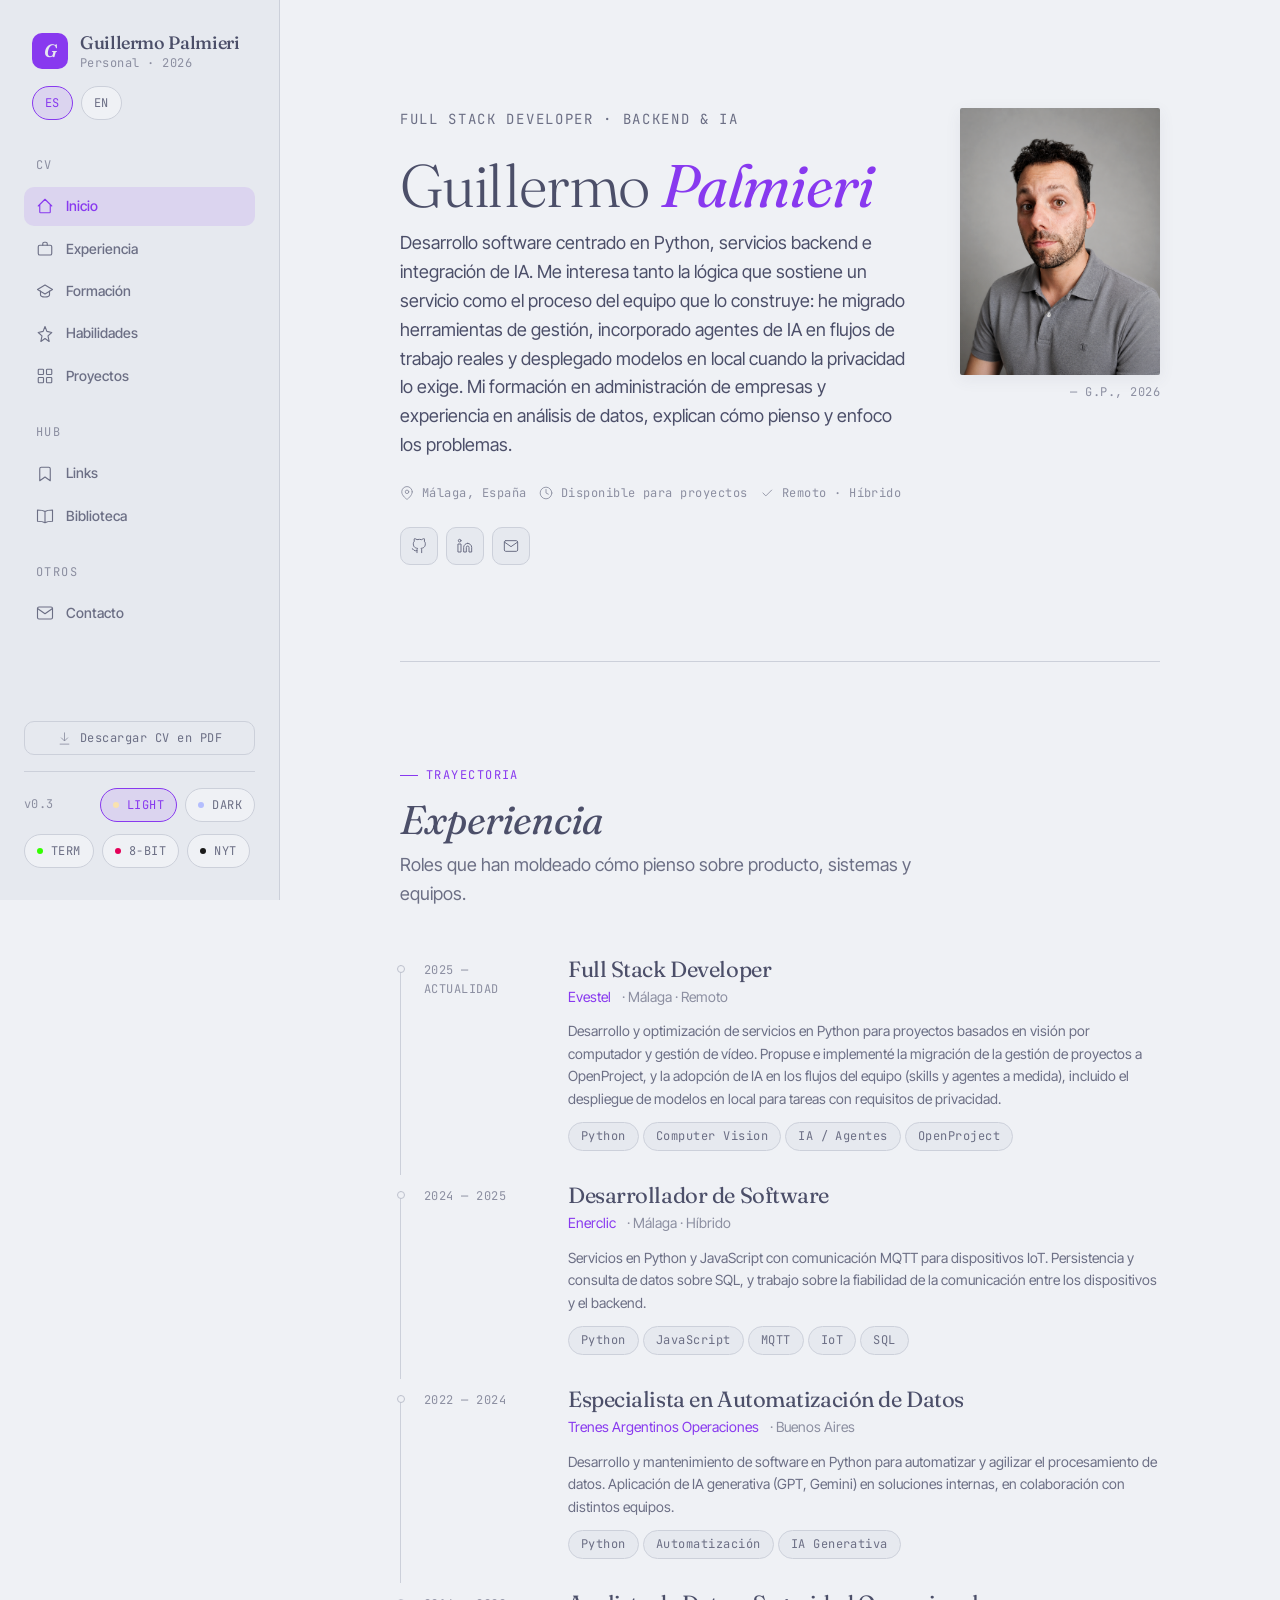
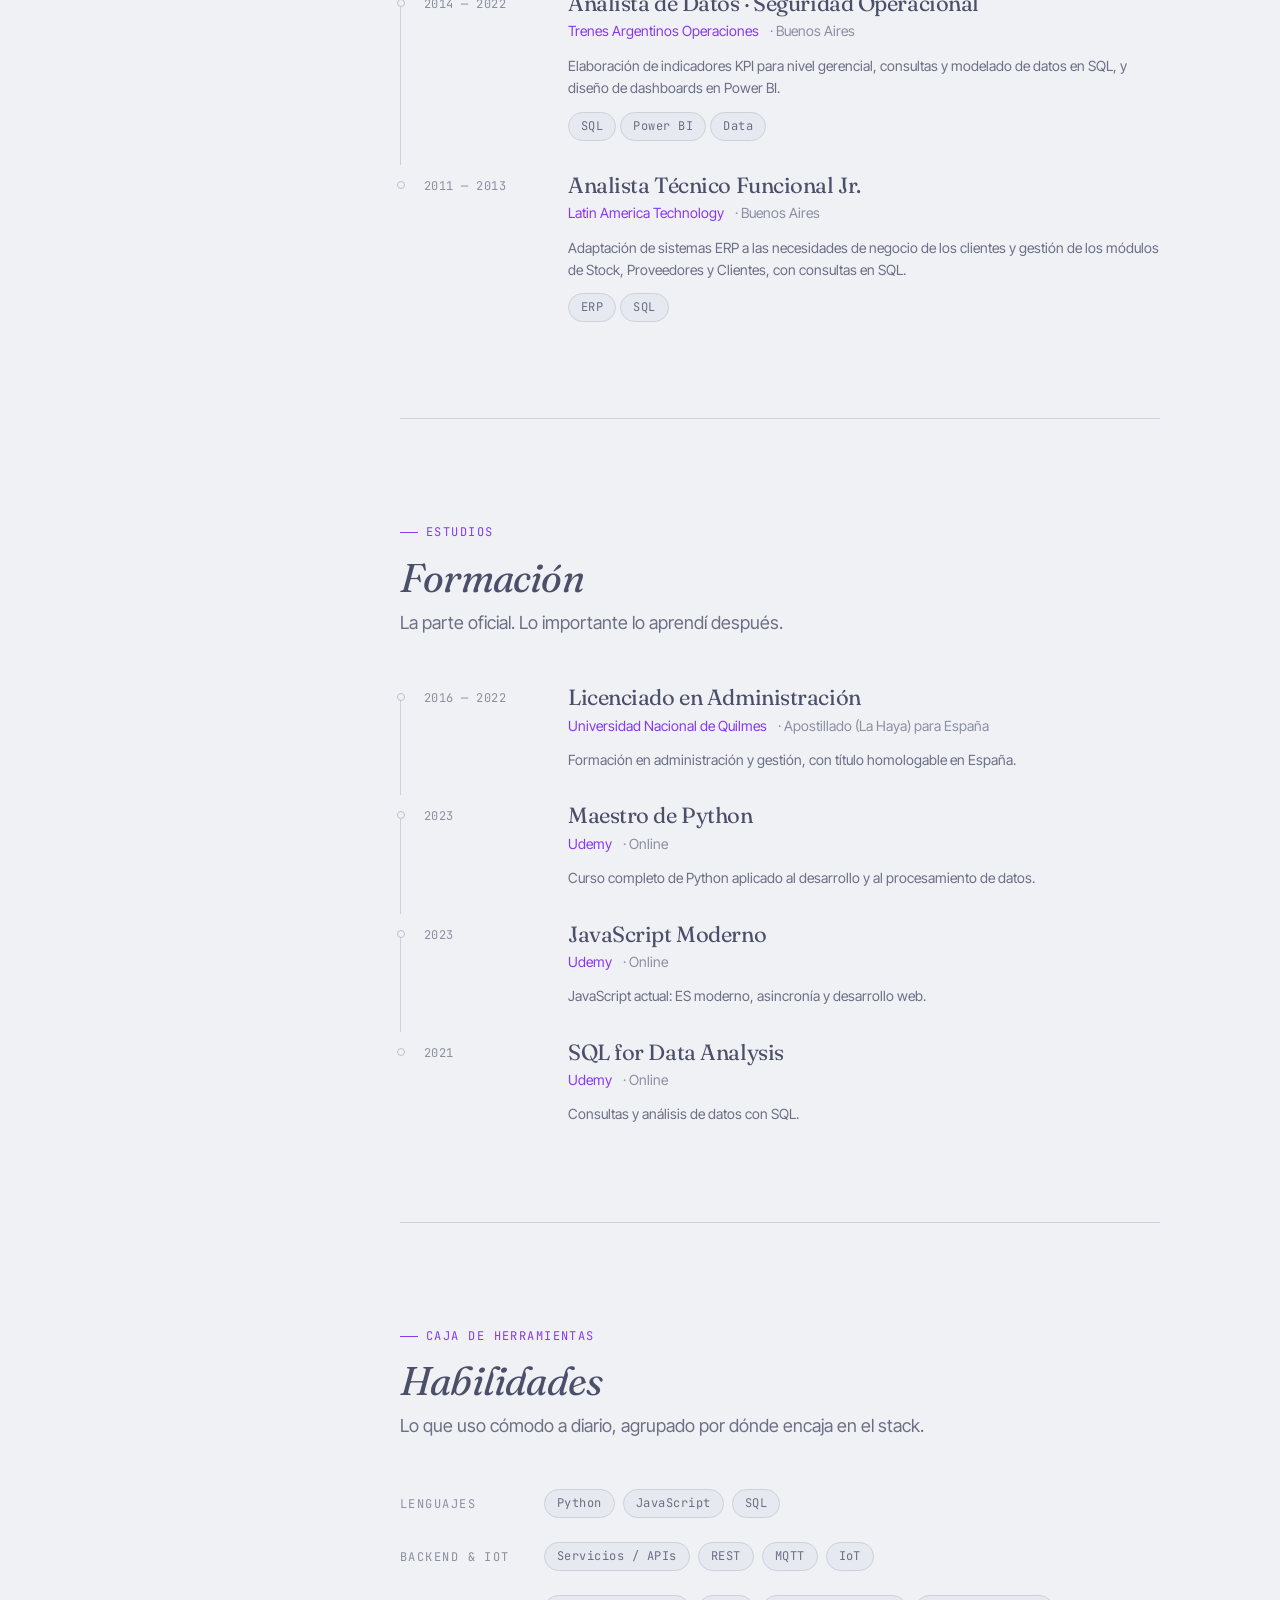
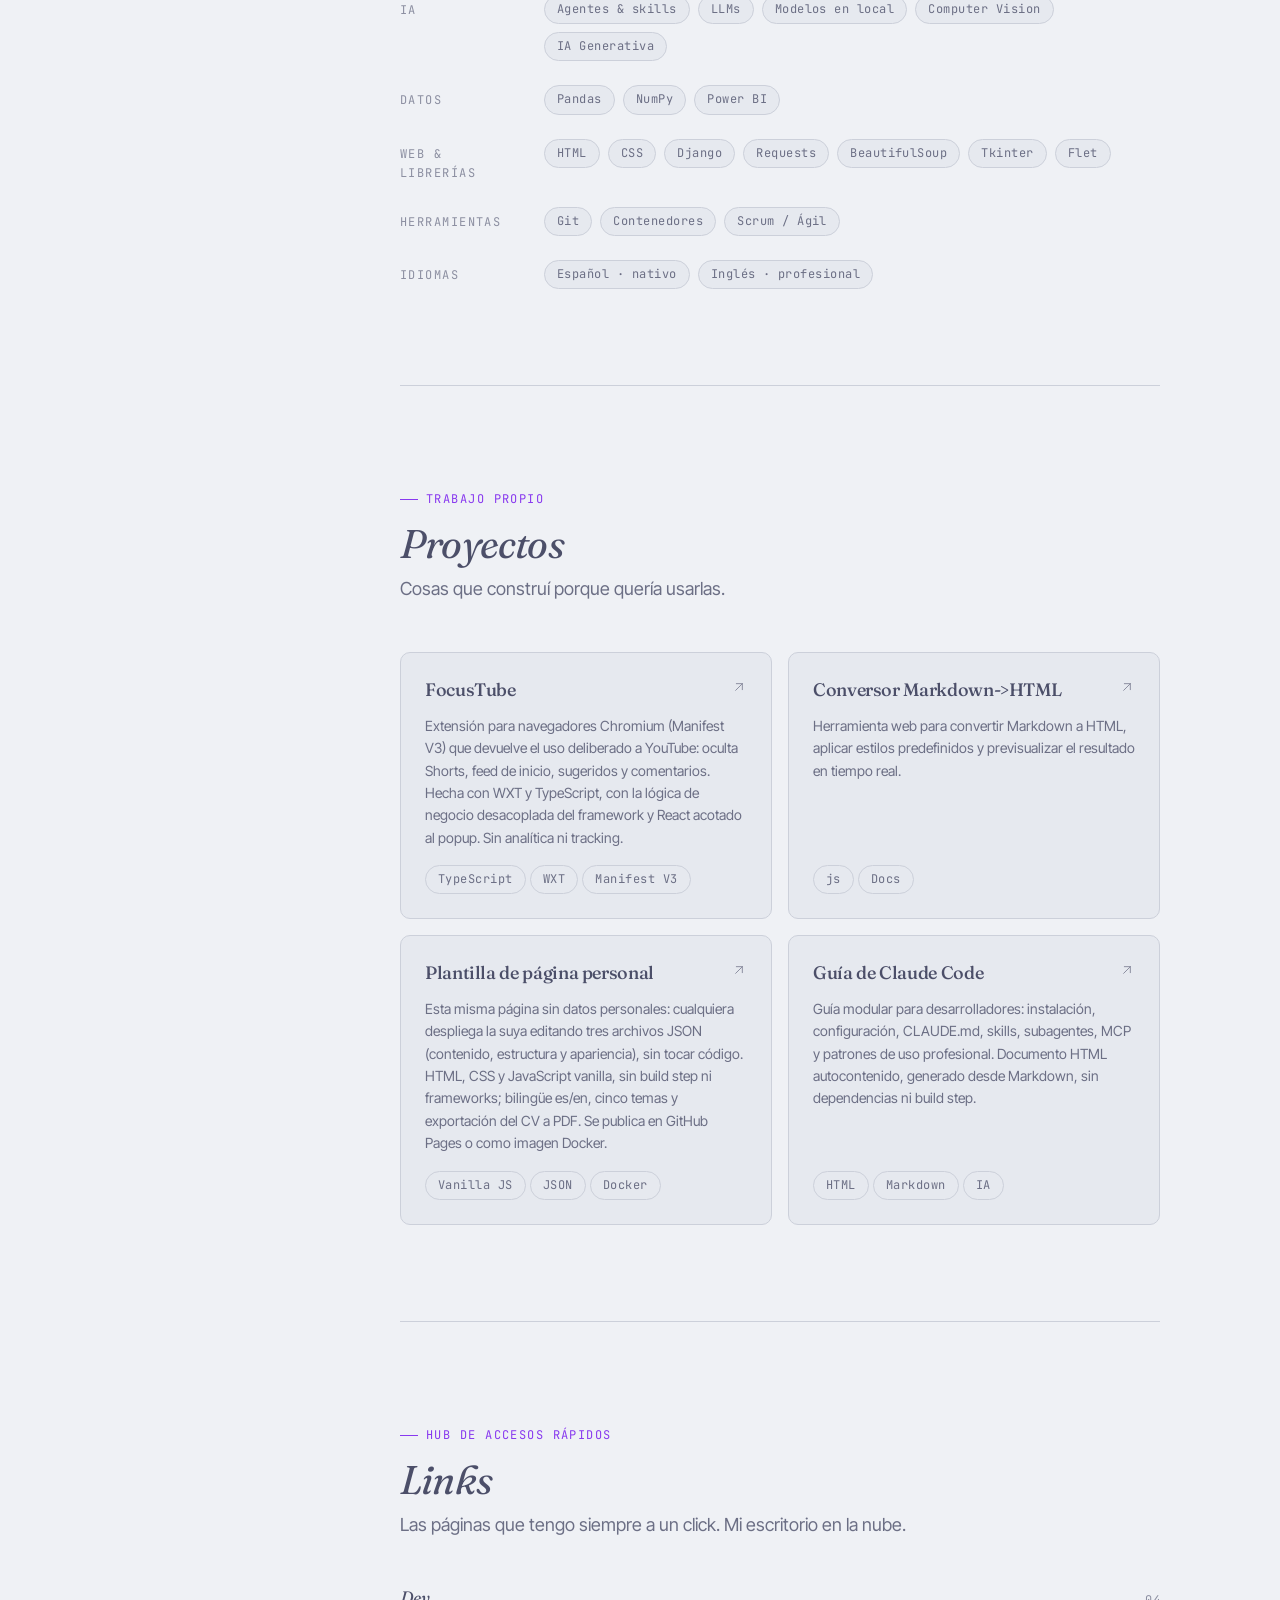
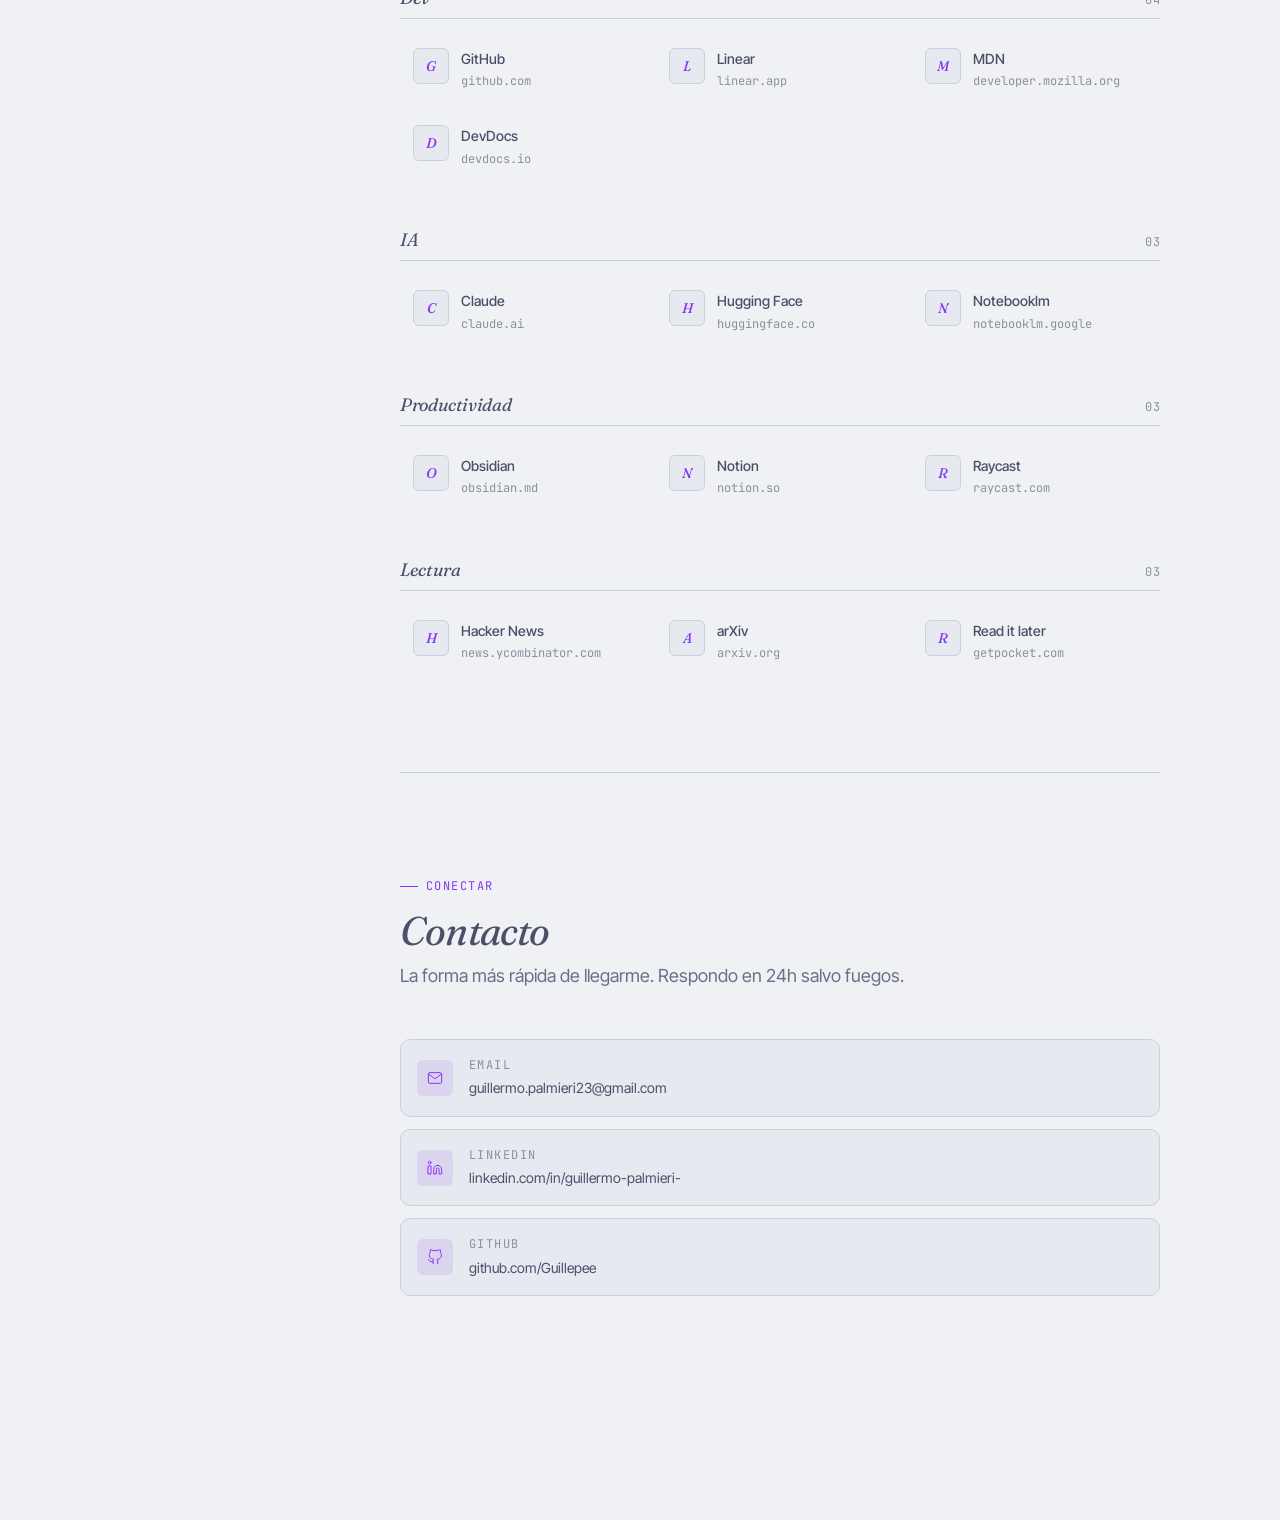
<file: index.html>
<!DOCTYPE html>
<html lang="es" data-theme="light">
<head>
  <meta charset="UTF-8" />
  <meta name="viewport" content="width=device-width, initial-scale=1.0" />
  <!-- content-renderer.js le antepone el nombre desde profile.name -->
  <title>CV & Links</title>
  <meta name="description" content="CV y hub de recursos personales de Guillermo Palmieri — Full Stack Developer (Python, backend e IA)." />

  <!-- Favicons -->
  <link rel="icon" type="image/png" sizes="32x32" href="me/favicon-32.png" />
  <link rel="apple-touch-icon" sizes="180x180" href="me/favicon-180.png" />

  <!-- Open Graph (Facebook, LinkedIn, WhatsApp…). Van en HTML estático porque
       los crawlers sociales no ejecutan JS: son la única excepción al principio
       de "todo lo personal vive en me/". Si clonás este repo, actualizá a mano
       el <title>, la description y estas etiquetas (nombre, rol y URL). -->
  <meta property="og:type" content="website" />
  <meta property="og:title" content="Guillermo Palmieri — Full Stack Developer" />
  <meta property="og:description" content="Desarrollo software centrado en Python, servicios backend e integración de IA." />
  <meta property="og:url" content="https://guillepee.github.io/Personal_page/" />
  <meta property="og:image" content="https://guillepee.github.io/Personal_page/me/images/og-image.jpg" />
  <meta property="og:image:width" content="1200" />
  <meta property="og:image:height" content="630" />
  <meta property="og:locale" content="es_ES" />

  <!-- Twitter / X -->
  <meta name="twitter:card" content="summary_large_image" />
  <meta name="twitter:title" content="Guillermo Palmieri — Full Stack Developer" />
  <meta name="twitter:description" content="Desarrollo software centrado en Python, servicios backend e integración de IA." />
  <meta name="twitter:image" content="https://guillepee.github.io/Personal_page/me/images/og-image.jpg" />

  <!-- Fuentes: Fraunces (display), Inter Tight (body), JetBrains Mono (mono) -->
  <link rel="preconnect" href="https://fonts.googleapis.com" />
  <link rel="preconnect" href="https://fonts.gstatic.com" crossorigin />
  <link href="https://fonts.googleapis.com/css2?family=Cinzel:wght@400;600;700&family=Fraunces:ital,opsz,wght@0,9..144,300..700;1,9..144,300..700&family=Inter+Tight:wght@300..700&family=JetBrains+Mono:wght@400;500&family=UnifrakturMaguntia&family=Press+Start+2P&display=swap" rel="stylesheet" />

  <link rel="stylesheet" href="styles/main.css" />

  <!-- Aplica el tema guardado antes de pintar, para evitar parpadeo (FOUC). -->
  <script>
    (function () {
      var saved = localStorage.getItem("theme");
      if (saved) document.documentElement.setAttribute("data-theme", saved);
    })();
  </script>

  <!-- Fase 2: temas, configuración del sitio (sidebar) y contenido desde JSON -->
  <script src="scripts/theme-loader.js" defer></script>
  <script src="scripts/site-config.js" defer></script>
  <script src="scripts/content-renderer.js" defer></script>

  <!-- Exportación del CV a PDF: html2pdf.js (vendored) + el script que lo usa -->
  <script src="vendor/html2pdf.bundle.min.js" defer></script>
  <script src="scripts/pdf-export.js" defer></script>
</head>
<body>
  <div class="app">
    <!-- ============================================================
         SIDEBAR
         ============================================================ -->
    <aside class="sidebar">
      <!-- Contenedor escalable: theme-loader/JS ajusta --sidebar-scale para
           que todo entre sin scroll en cualquier altura de viewport. -->
      <div class="sidebar__fit">
      <!-- El brand (inicial, nombre, rol) lo puebla content-renderer.js desde profile -->
      <div class="sidebar__brand">
        <div class="sidebar__brand-mark"></div>
        <div class="sidebar__brand-text">
          <span class="sidebar__brand-name"></span>
          <span class="sidebar__brand-role"></span>
        </div>
      </div>

      <!-- Los botones de idioma los genera site-config.js desde site.json -->
      <div class="sidebar__langs"></div>

      <nav class="sidebar__nav" aria-label="Navegación principal"></nav>

      <!-- Descarga del CV en PDF (pdf-export.js, vía html2pdf.js).
           El texto lo traduce site-config.js según el idioma activo. -->
      <button class="sidebar__download" type="button" id="downloadCv">
        <svg viewBox="0 0 24 24" fill="none" stroke="currentColor" stroke-linecap="round" stroke-linejoin="round" aria-hidden="true">
          <path d="M12 3v12M7 11l5 5 5-5M5 21h14" />
        </svg>
        <span id="downloadCvLabel">Descargar CV en PDF</span>
      </button>

      <div class="sidebar__footer">
        <div class="sidebar__footer-top">
          <span class="sidebar__footer-text">v0.3</span>
          <!-- Los botones de modo (Light/Dark) los genera theme-loader.js desde theme.json -->
          <div class="sidebar__footer-modes"></div>
        </div>
        <!-- Los botones de temas especiales los genera theme-loader.js desde theme.json -->
        <div class="sidebar__footer-specials"></div>
      </div>
      </div>
    </aside>

    <!-- ============================================================
         MAIN
         ============================================================ -->
    <main class="main">
      <div class="main__inner">

        <!-- ABOUT / HERO -->
        <section id="about" class="section">
          <div class="hero">
            <!-- hero__content lo puebla content-renderer.js desde profile -->
            <div class="hero__content" id="heroContent"></div>

            <div class="hero__portrait">
              <div class="hero__portrait-frame">
                <!-- Placeholder editorial: SVG inline, se reemplazará desde JSON en fase 2 -->
                <svg viewBox="0 0 300 400" xmlns="http://www.w3.org/2000/svg" preserveAspectRatio="xMidYMid slice" aria-hidden="true" style="width:100%;height:100%;">
                  <defs>
                    <linearGradient id="bg" x1="0" y1="0" x2="0" y2="1">
                      <stop offset="0%" stop-color="#cba6f7" stop-opacity="0.35" />
                      <stop offset="100%" stop-color="#8839ef" stop-opacity="0.55" />
                    </linearGradient>
                  </defs>
                  <rect width="300" height="400" fill="url(#bg)" />
                  <circle cx="150" cy="155" r="55" fill="rgba(255,255,255,0.35)" />
                  <path d="M60 400 Q60 280 150 280 Q240 280 240 400 Z" fill="rgba(255,255,255,0.35)" />
                  <text x="50%" y="92%" text-anchor="middle" font-family="Fraunces, serif" font-style="italic" font-size="14" fill="rgba(255,255,255,0.7)">portrait · placeholder</text>
                </svg>
              </div>
              <span class="hero__portrait-caption" id="heroCaption"></span>
            </div>
          </div>
        </section>

        <!-- EXPERIENCE -->
        <section id="experience" class="section">
          <div class="section__head" id="experienceHead"></div>

          <div class="timeline" id="experienceList"></div>
        </section>

        <!-- EDUCATION -->
        <section id="education" class="section">
          <div class="section__head" id="educationHead"></div>

          <div class="timeline" id="educationList"></div>
        </section>

        <!-- SKILLS -->
        <section id="skills" class="section">
          <div class="section__head" id="skillsHead"></div>

          <div class="skills" id="skillsList"></div>
        </section>

        <!-- PROJECTS -->
        <section id="projects" class="section">
          <div class="section__head" id="projectsHead"></div>

          <div class="projects" id="projectsList"></div>
        </section>

        <!-- RESOURCES -->
        <section id="resources" class="section">
          <div class="section__head" id="resourcesHead"></div>

          <div class="resources" id="resourcesList"></div>
        </section>

        <!-- CONTACT -->
        <section id="contact" class="section">
          <div class="section__head" id="contactHead"></div>

          <div class="contact" id="contactList"></div>
        </section>

      </div>
    </main>
  </div>

  <!--
    Comportamiento de layout que no depende de los JSON: escalado de la
    sidebar (fitSidebar) y scrollspy. Los temas viven en theme-loader.js,
    el sidebar en site-config.js y el contenido en content-renderer.js.
  -->
  <script>
    (function () {
      // Escala el contenido de la sidebar para que entre completo sin scroll.
      // Mide la altura natural (sin que flex la comprima) y la compara con el
      // alto disponible; si no entra, reduce --sidebar-scale proporcionalmente.
      const sidebarEl = document.querySelector(".sidebar");
      const sidebarFit = document.querySelector(".sidebar__fit");
      function fitSidebar() {
        if (!sidebarEl || !sidebarFit) return;
        // Medir sin escalar: scrollHeight del contenedor flex refleja el alto
        // real del contenido (incluido el desborde) tal como se renderiza.
        sidebarFit.style.setProperty("--sidebar-scale", 1);
        const cs = getComputedStyle(sidebarEl);
        const available =
          sidebarEl.clientHeight -
          parseFloat(cs.paddingTop) -
          parseFloat(cs.paddingBottom);
        const natural = sidebarFit.scrollHeight;
        // 1px de margen para evitar desbordes por redondeo subpíxel.
        const scale = natural > available ? (available - 1) / natural : 1;
        sidebarFit.style.setProperty("--sidebar-scale", scale);
      }

      // Recalcular el escalado ante cambios de tamaño, carga de fuentes web,
      // (re)construcción del nav (site-config) o cambio de tema (theme-loader).
      fitSidebar();
      document.fonts.ready.then(fitSidebar);
      window.addEventListener("resize", fitSidebar);
      document.addEventListener("sidebar:rendered", fitSidebar);
      document.addEventListener("theme:changed", () => {
        fitSidebar();
        document.fonts.ready.then(fitSidebar);
      });

      // Scrollspy: marca el nav-link de la sección visible. Los nav-links los
      // genera site-config.js de forma asíncrona, así que se consultan en vivo
      // en cada actualización (no se capturan una sola vez al inicio).
      const sections = Array.from(document.querySelectorAll(".section"));

      const setActive = (id) => {
        document.querySelectorAll(".sidebar__nav .nav-link").forEach((link) => {
          const href = link.getAttribute("href");
          link.classList.toggle("is-active", href === "#" + id);
        });
      };

      const observer = new IntersectionObserver(
        (entries) => {
          const visible = entries
            .filter((e) => e.isIntersecting)
            .sort((a, b) => b.intersectionRatio - a.intersectionRatio)[0];
          if (visible) setActive(visible.target.id);
        },
        { rootMargin: "-30% 0px -60% 0px", threshold: [0, 0.25, 0.5, 0.75, 1] }
      );

      sections.forEach((s) => observer.observe(s));

      // Salto al ancla tras el render. El contenido llega por fetch, así que
      // cuando el navegador procesa el hash (p. ej. al volver desde Archivo con
      // index.html#skills) las secciones todavía están vacías y el scroll queda
      // desfasado. Se reposiciona cuando el DOM ya tiene contenido y otra vez
      // al cargar las fuentes web, que vuelven a cambiar las alturas.
      let hashAligned = false;
      let userTookOver = false;
      ["wheel", "touchstart", "keydown"].forEach((evt) =>
        window.addEventListener(evt, () => (userTookOver = true), {
          passive: true,
          once: true,
        })
      );

      function alignToHash() {
        // Si el usuario ya movió el scroll, su posición manda.
        if (userTookOver || !location.hash) return;
        const target = document.getElementById(location.hash.slice(1));
        // "instant": el reposicionamiento es una corrección, no una navegación.
        if (target) target.scrollIntoView({ behavior: "instant", block: "start" });
      }

      document.addEventListener("content:rendered", () => {
        // Solo en la carga inicial: al cambiar de idioma no hay que mover nada.
        if (hashAligned) return;
        hashAligned = true;
        alignToHash();
        document.fonts.ready.then(alignToHash);
      });
    })();
  </script>
</body>
</html>
</file>
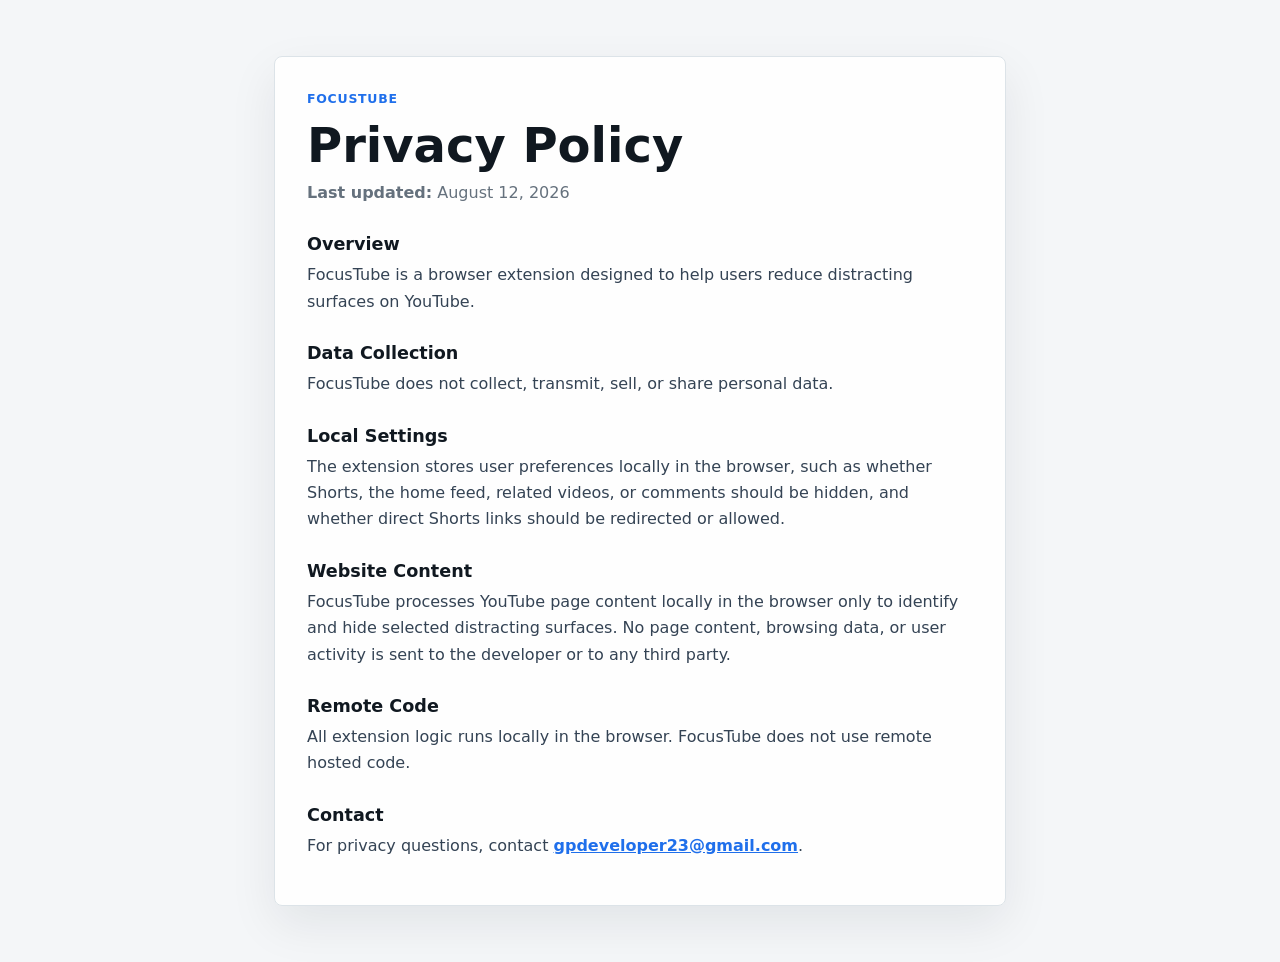
<file: focustube-privacy.html>
<!doctype html>
<html lang="en">
  <head>
    <meta charset="utf-8" />
    <meta name="viewport" content="width=device-width, initial-scale=1" />
    <title>FocusTube Privacy Policy</title>
    <meta
      name="description"
      content="Privacy policy for FocusTube, a browser extension that helps reduce distracting surfaces on YouTube."
    />
    <style>
      :root {
        color: #101820;
        background: #f4f6f8;
        font-family: Inter, ui-sans-serif, system-ui, -apple-system, BlinkMacSystemFont, "Segoe UI", sans-serif;
      }

      body {
        margin: 0;
      }

      main {
        box-sizing: border-box;
        max-width: 780px;
        margin: 56px auto;
        padding: 0 24px;
      }

      article {
        padding: 32px;
        border: 1px solid #dce3e8;
        border-radius: 8px;
        background: rgba(255, 255, 255, 0.92);
        box-shadow: 0 18px 48px rgba(16, 24, 32, 0.08);
      }

      .eyebrow {
        margin: 0 0 10px;
        color: #1f6feb;
        font-size: 0.78rem;
        font-weight: 800;
        letter-spacing: 0.06em;
        text-transform: uppercase;
      }

      h1 {
        margin: 0 0 10px;
        font-size: clamp(2rem, 5vw, 3rem);
        line-height: 1.05;
      }

      .updated {
        margin: 0 0 28px;
        color: #65717d;
      }

      h2 {
        margin: 28px 0 8px;
        font-size: 1.1rem;
      }

      p {
        margin: 0 0 14px;
        color: #344354;
        font-size: 1rem;
        line-height: 1.65;
      }

      a {
        color: #1f6feb;
        font-weight: 700;
      }
    </style>
  </head>
  <body>
    <main>
      <article>
        <p class="eyebrow">FocusTube</p>
        <h1>Privacy Policy</h1>
        <p class="updated"><strong>Last updated:</strong> August 12, 2026</p>

        <h2>Overview</h2>
        <p>FocusTube is a browser extension designed to help users reduce distracting surfaces on YouTube.</p>

        <h2>Data Collection</h2>
        <p>FocusTube does not collect, transmit, sell, or share personal data.</p>

        <h2>Local Settings</h2>
        <p>
          The extension stores user preferences locally in the browser, such as whether Shorts, the home feed, related
          videos, or comments should be hidden, and whether direct Shorts links should be redirected or allowed.
        </p>

        <h2>Website Content</h2>
        <p>
          FocusTube processes YouTube page content locally in the browser only to identify and hide selected distracting
          surfaces. No page content, browsing data, or user activity is sent to the developer or to any third party.
        </p>

        <h2>Remote Code</h2>
        <p>All extension logic runs locally in the browser. FocusTube does not use remote hosted code.</p>

        <h2>Contact</h2>
        <p>For privacy questions, contact <a href="mailto:gpdeveloper23@gmail.com">gpdeveloper23@gmail.com</a>.</p>
      </article>
    </main>
  </body>
</html>
</file>
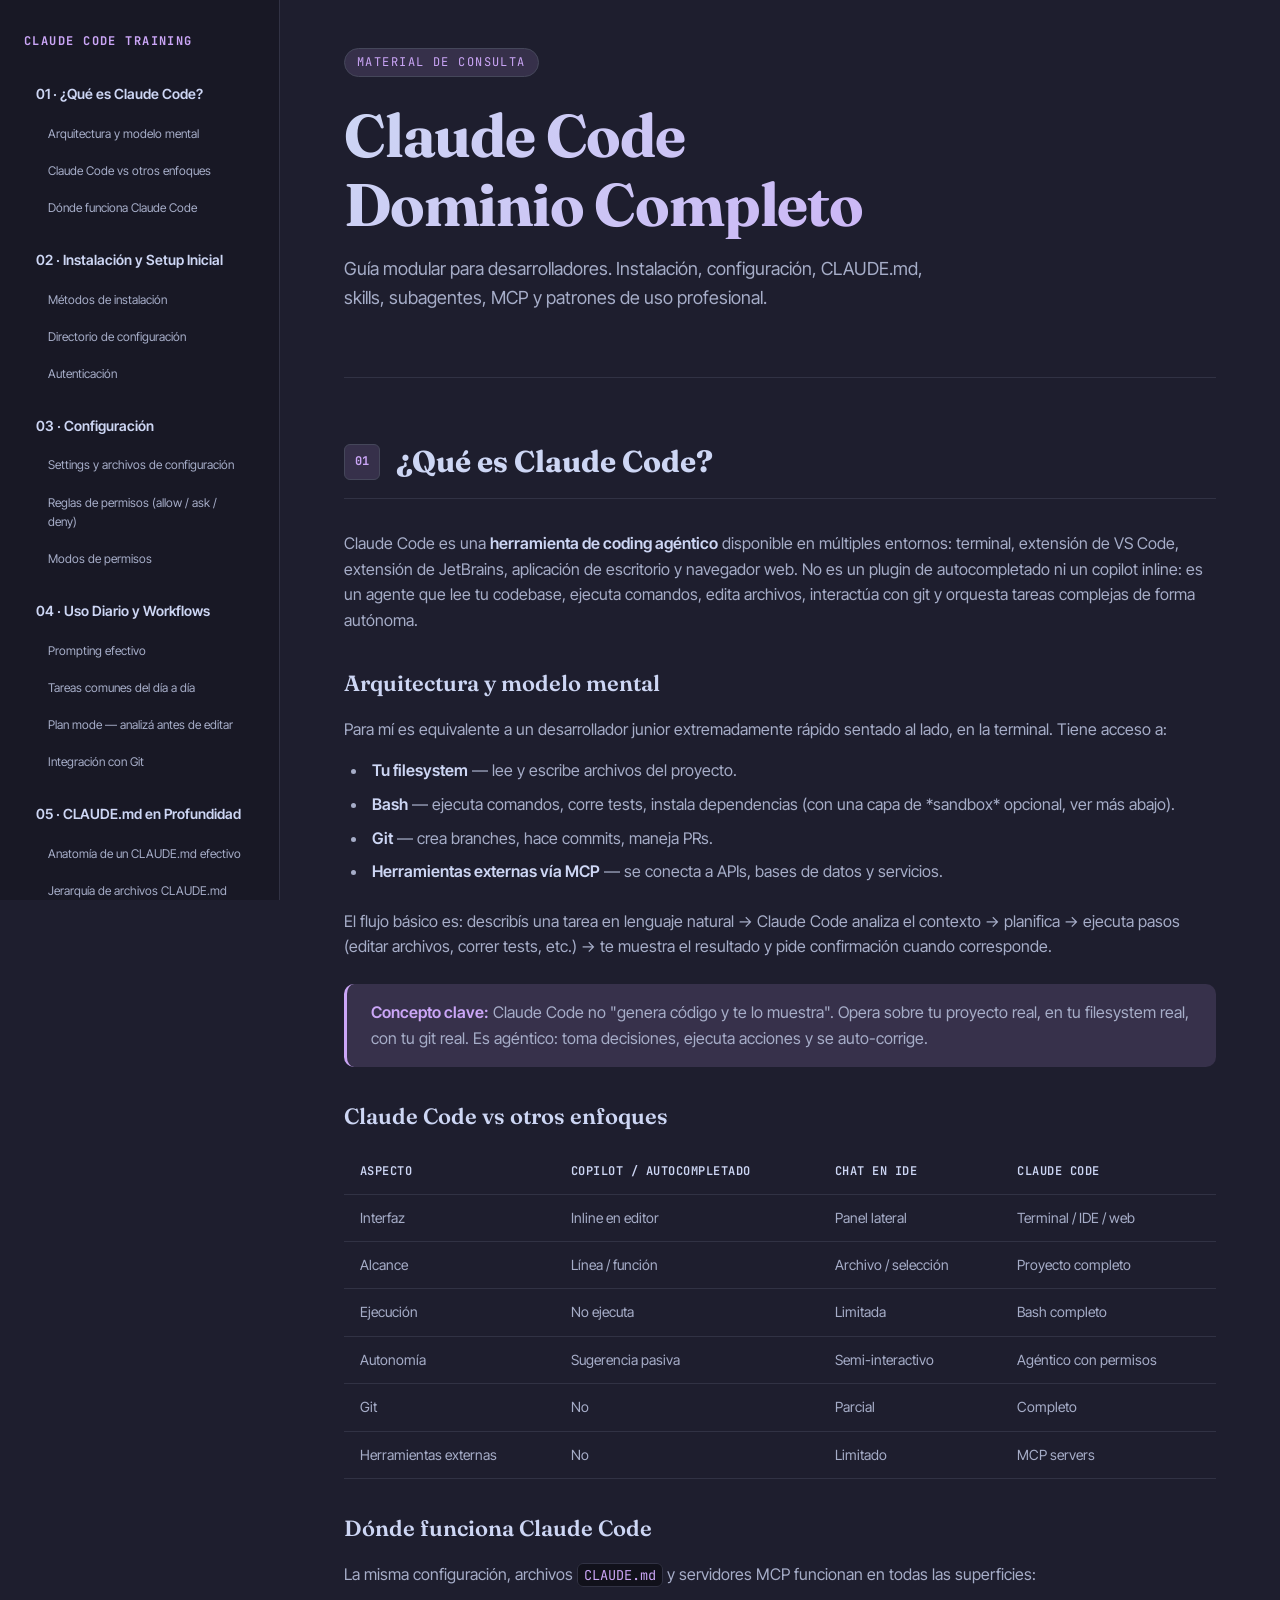
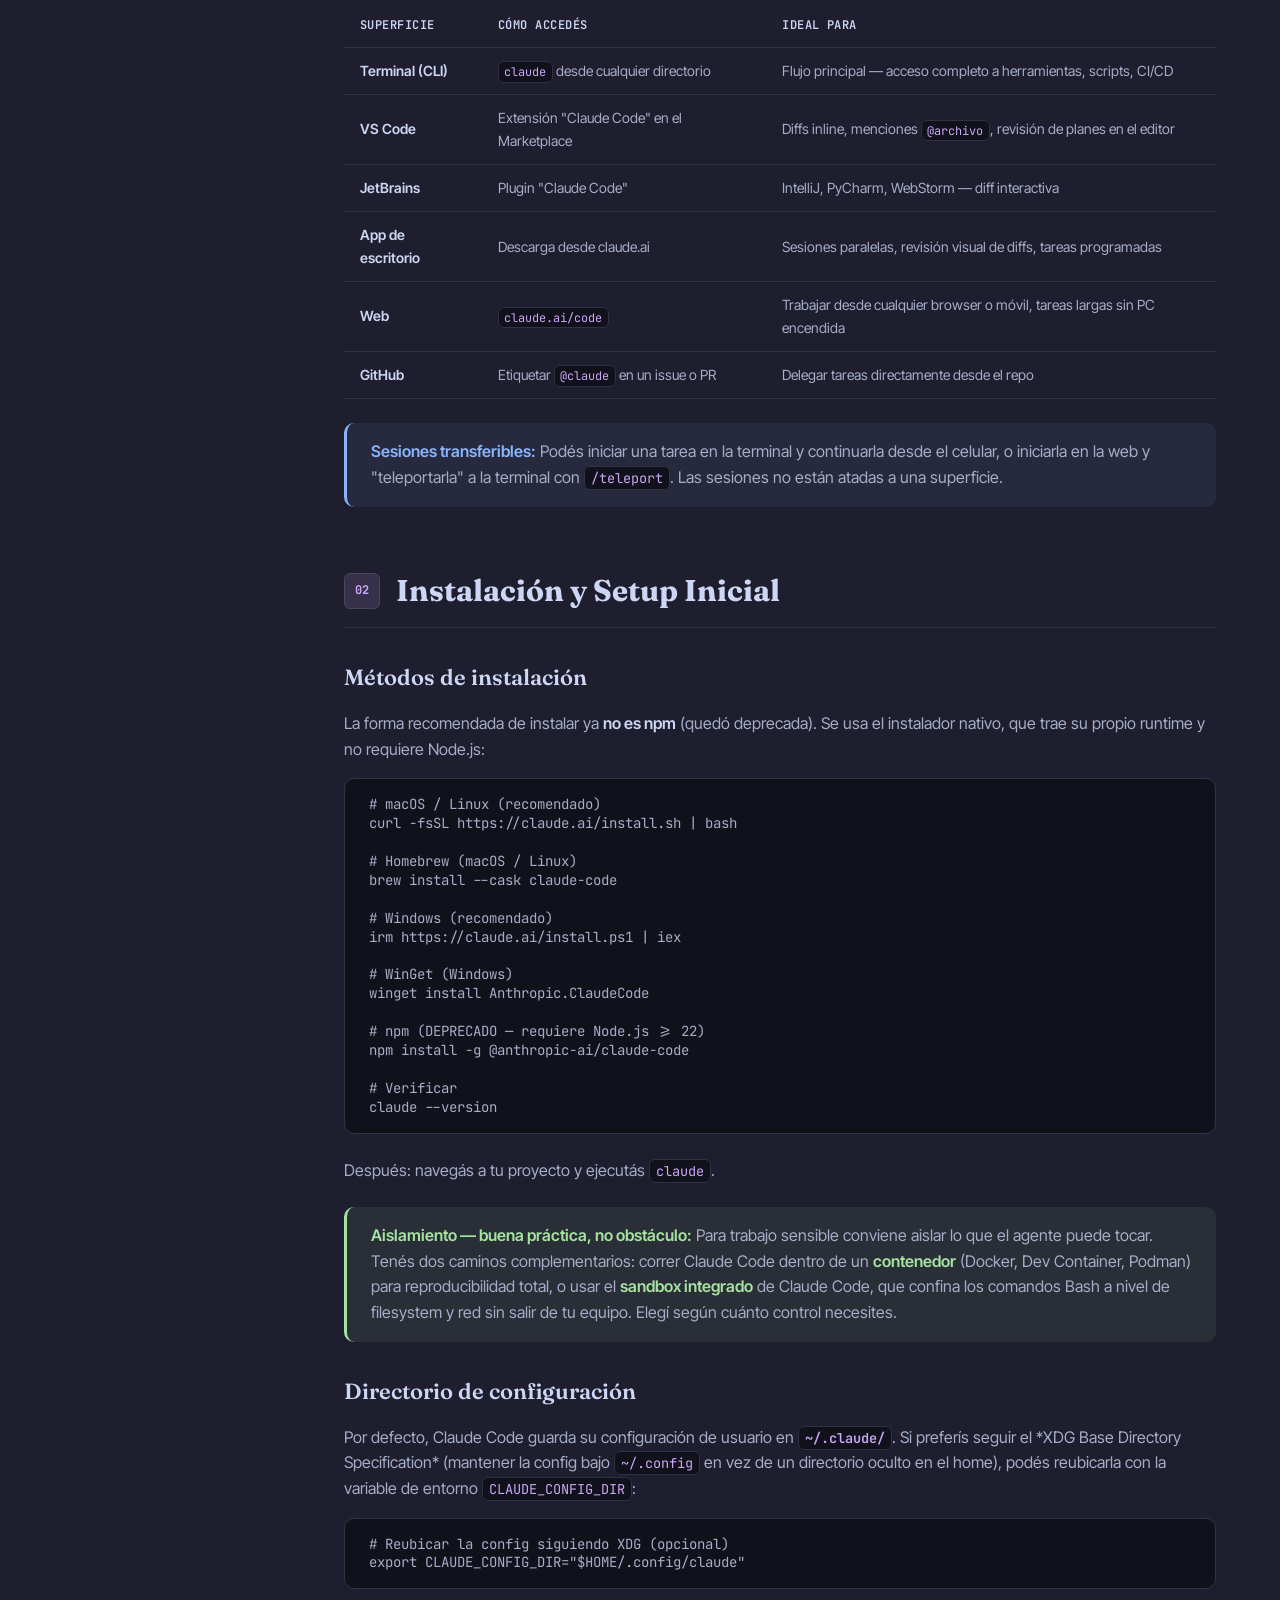
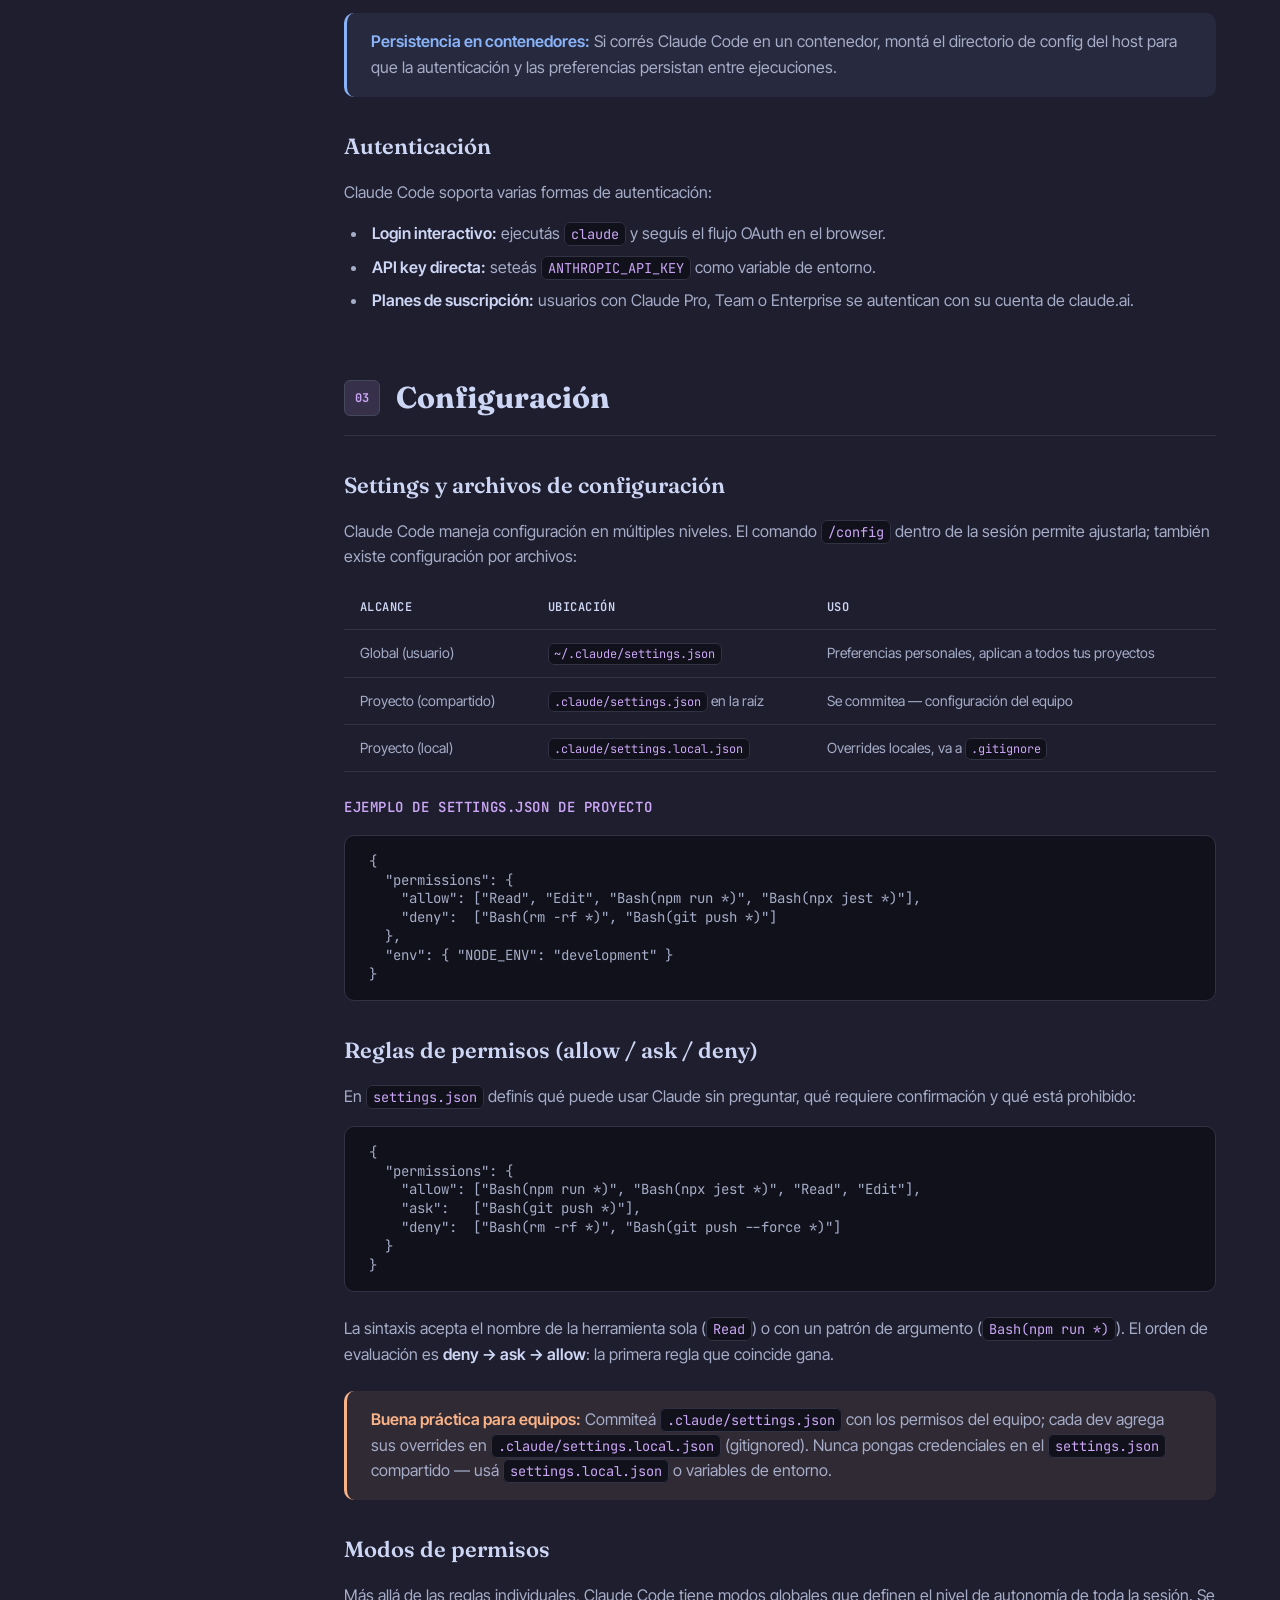
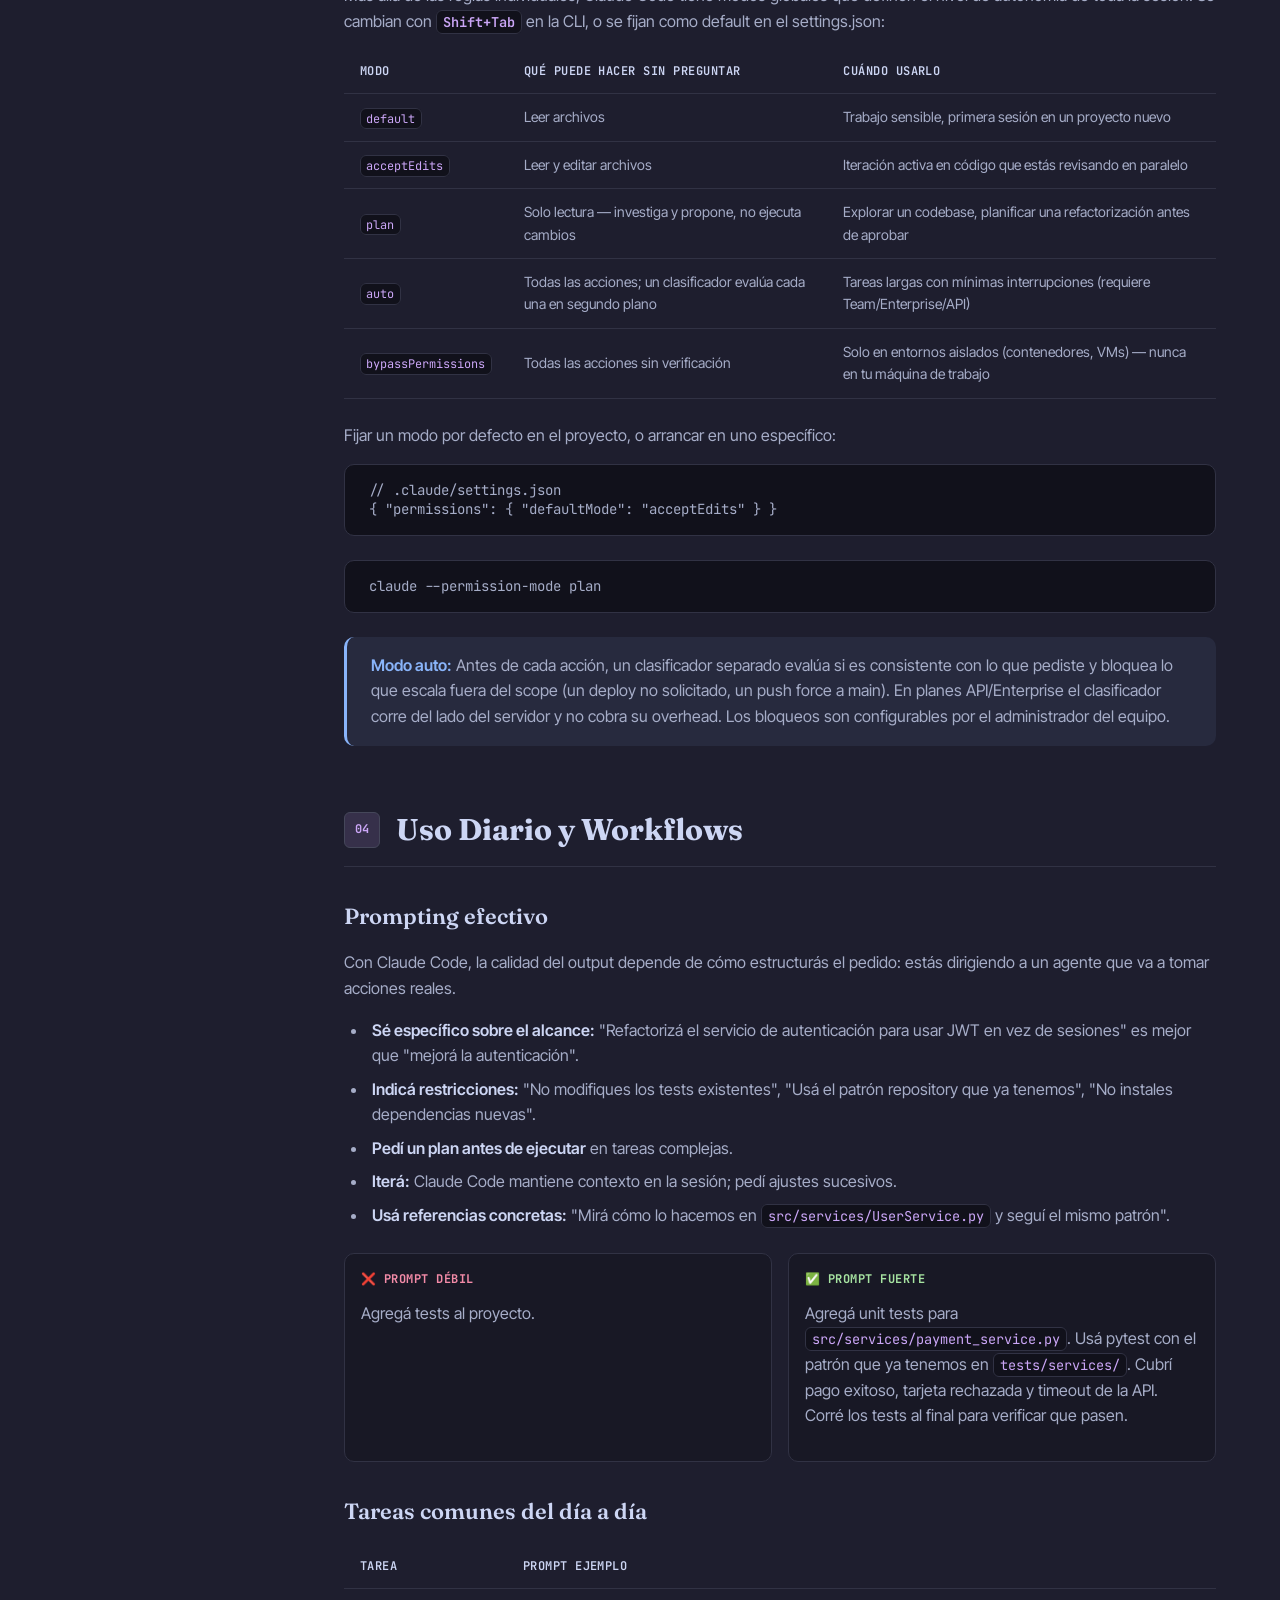
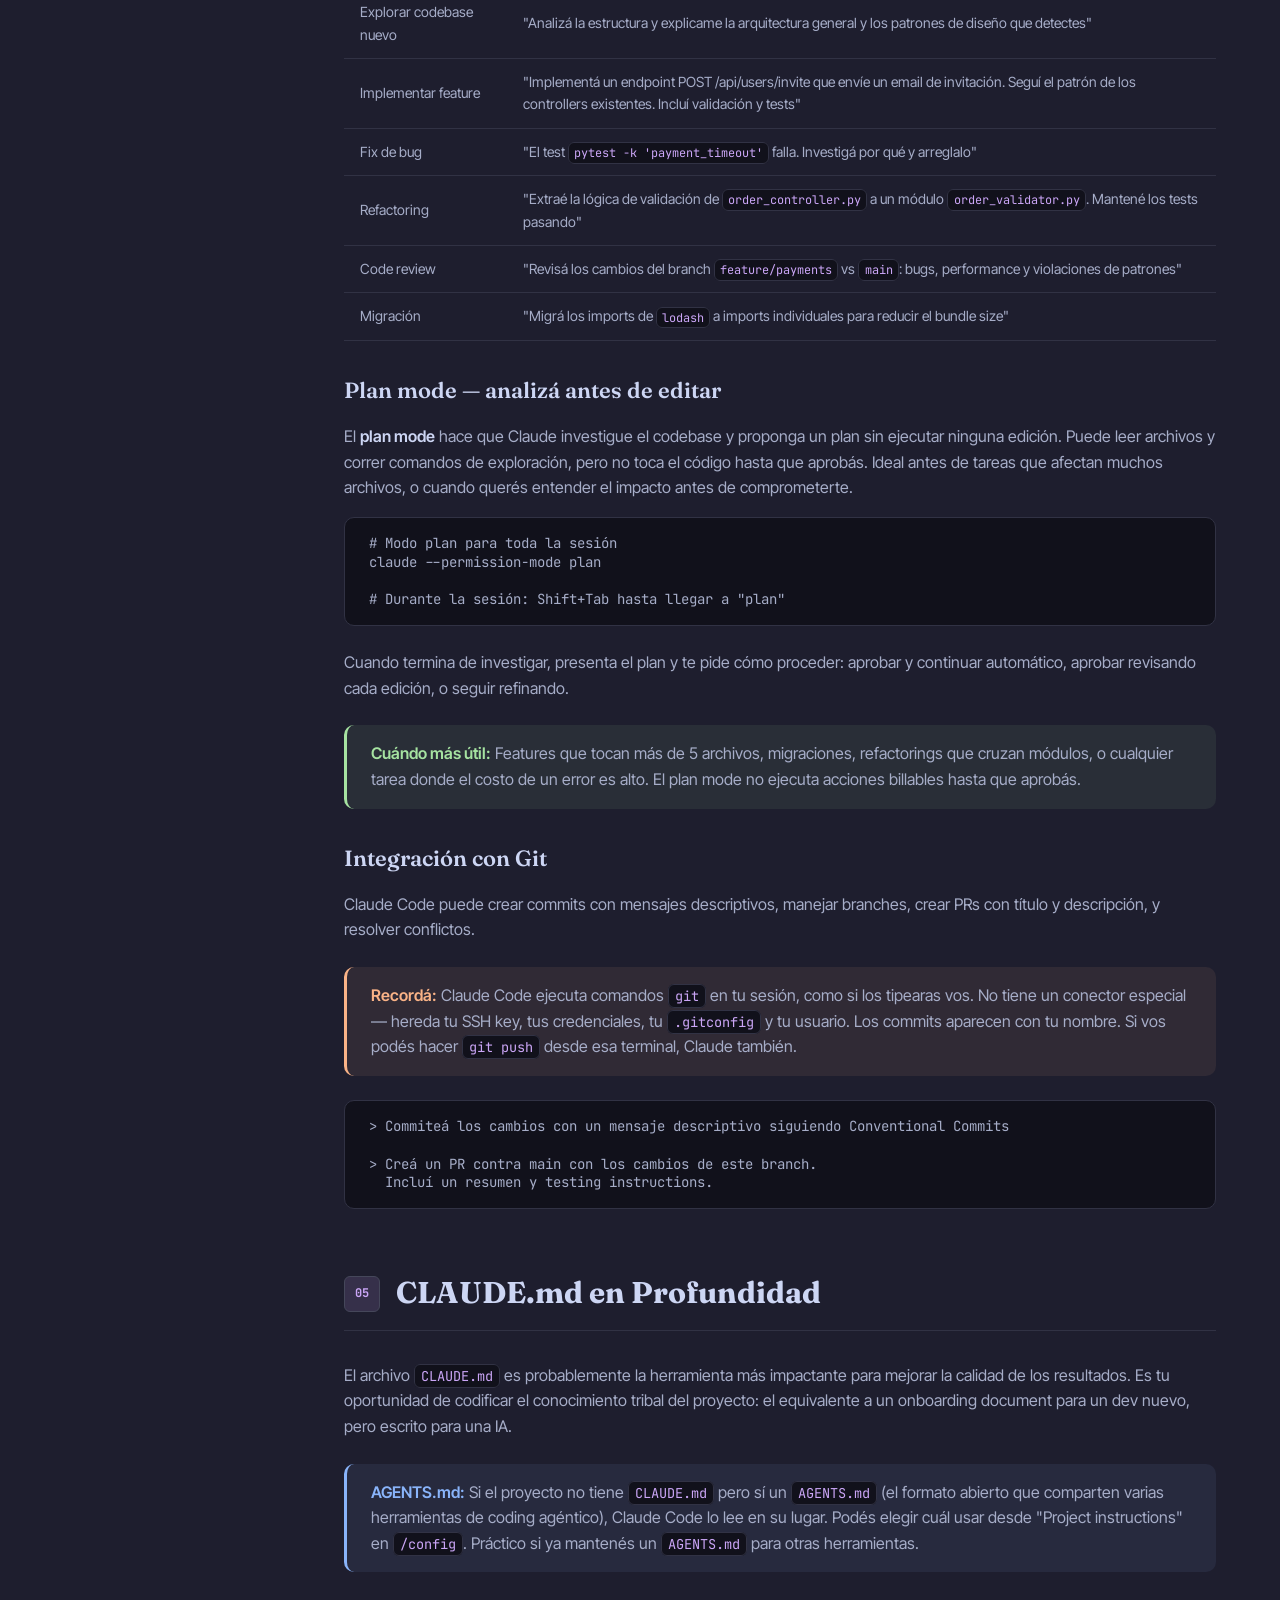
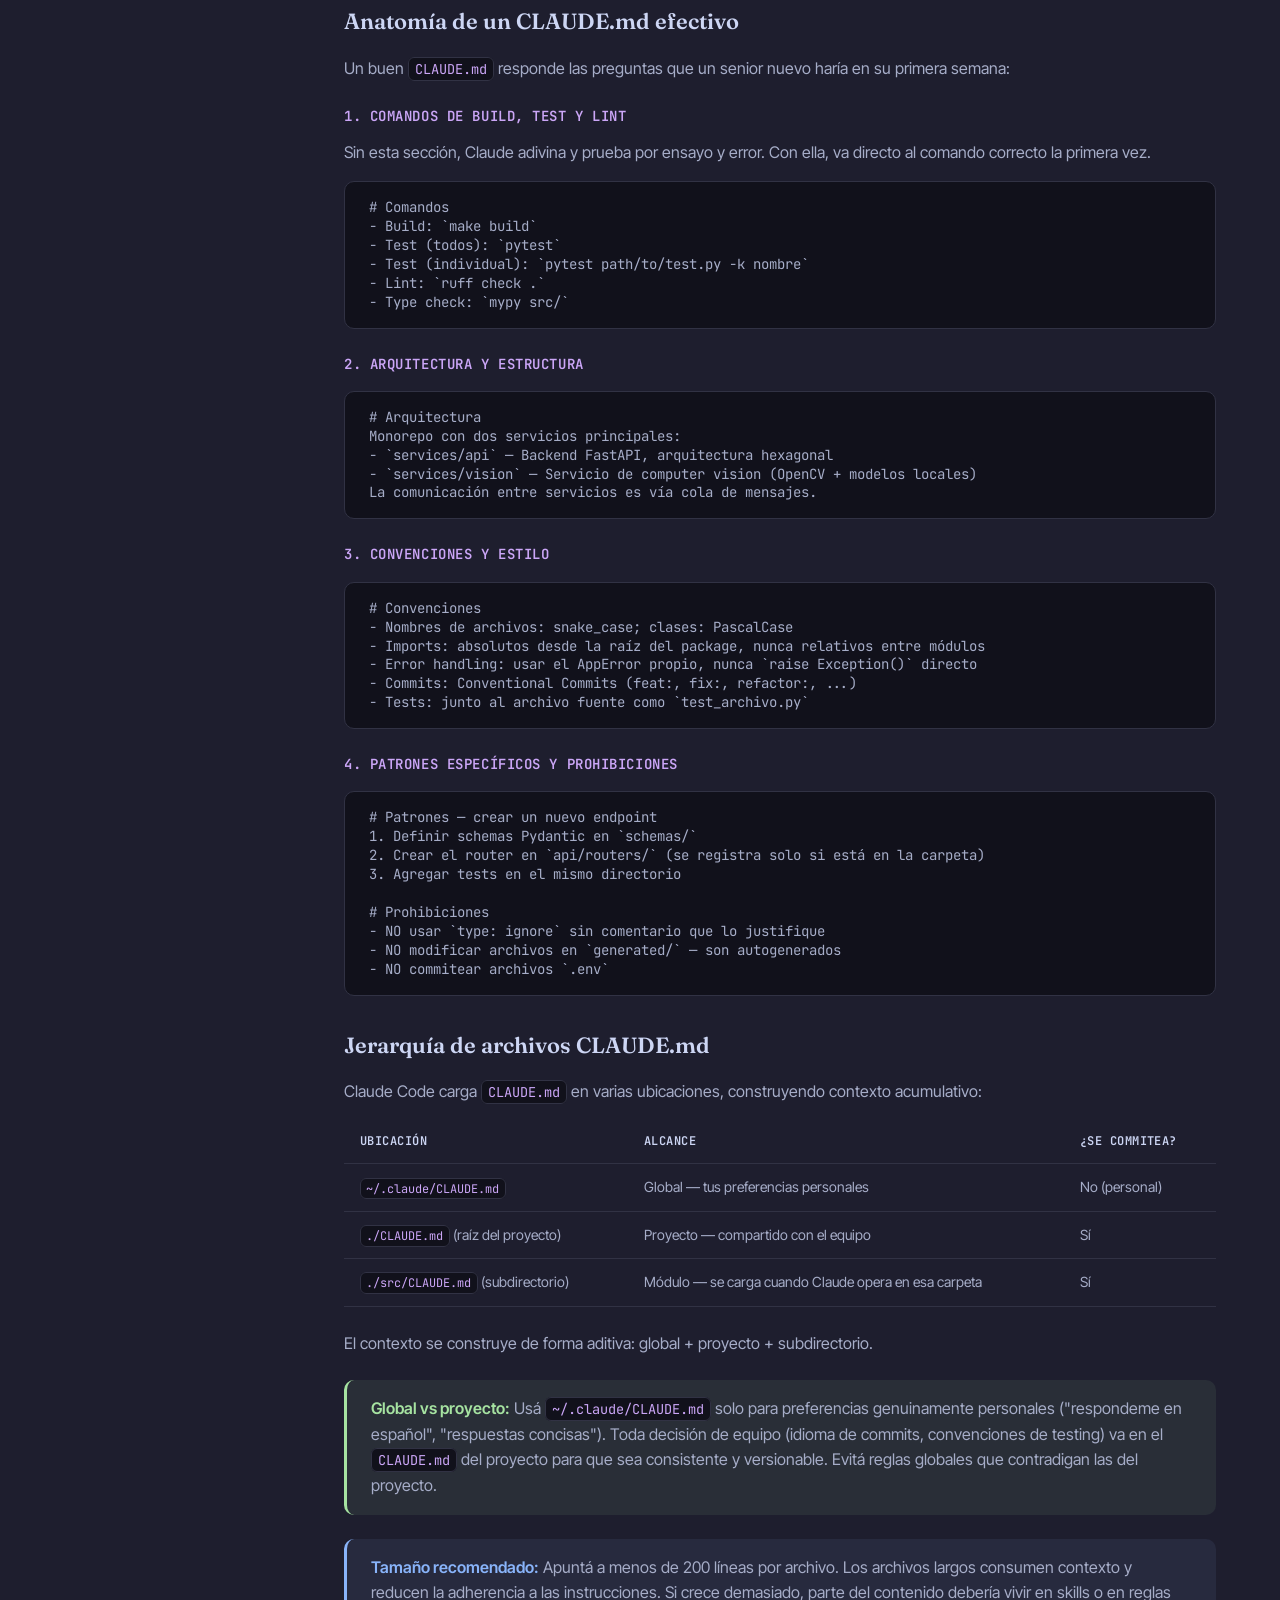
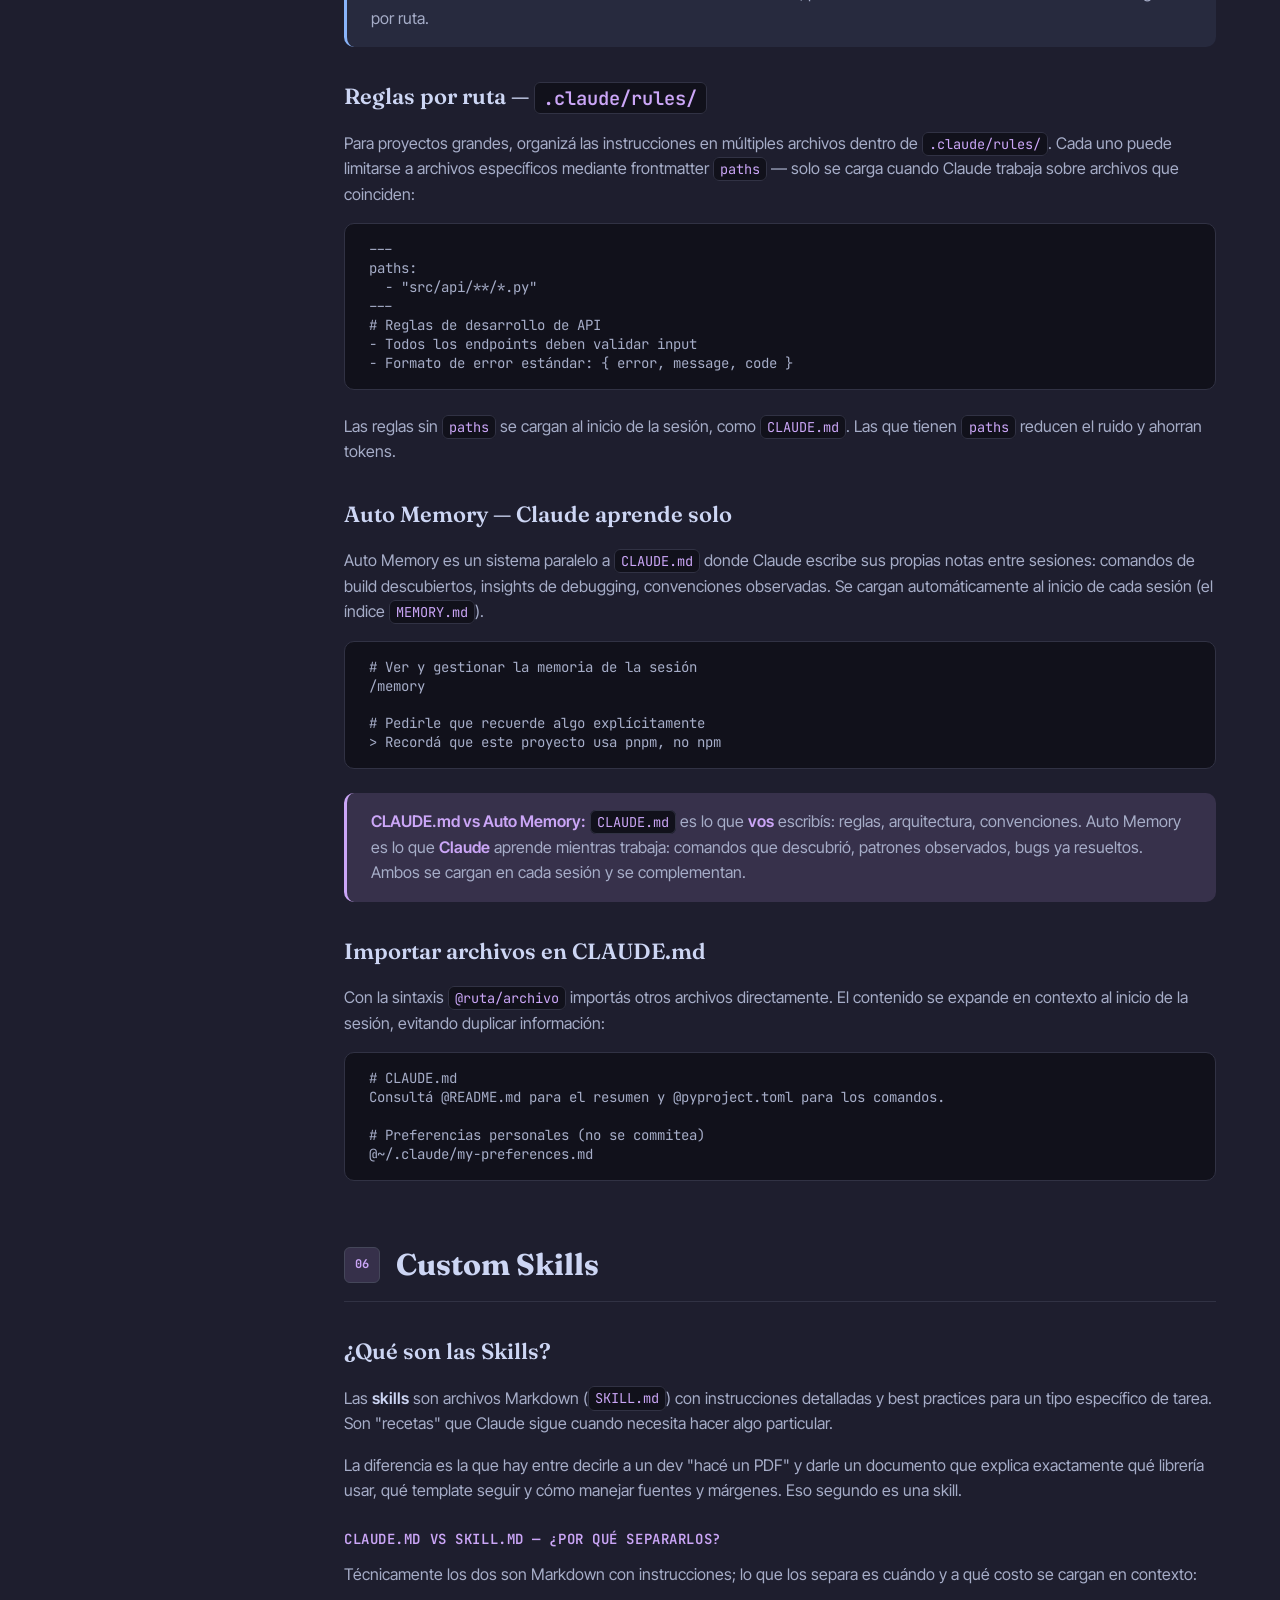
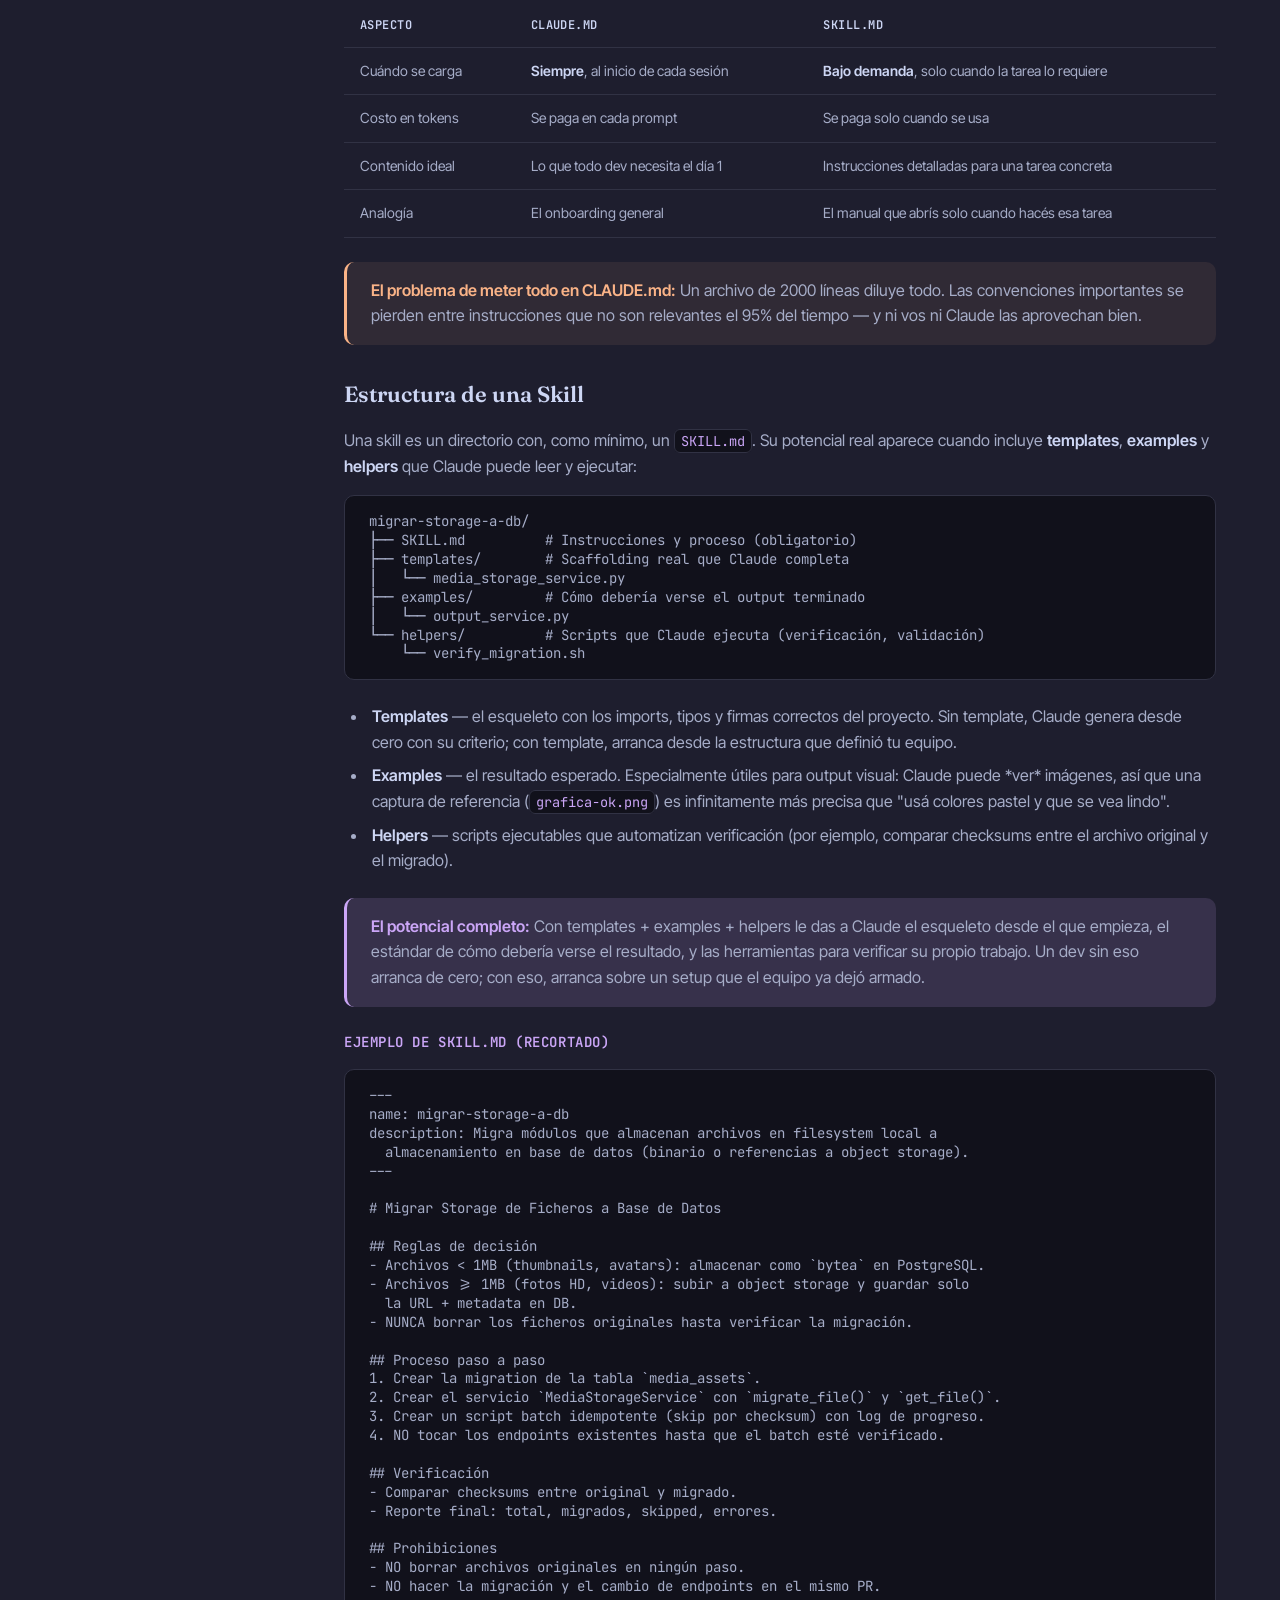
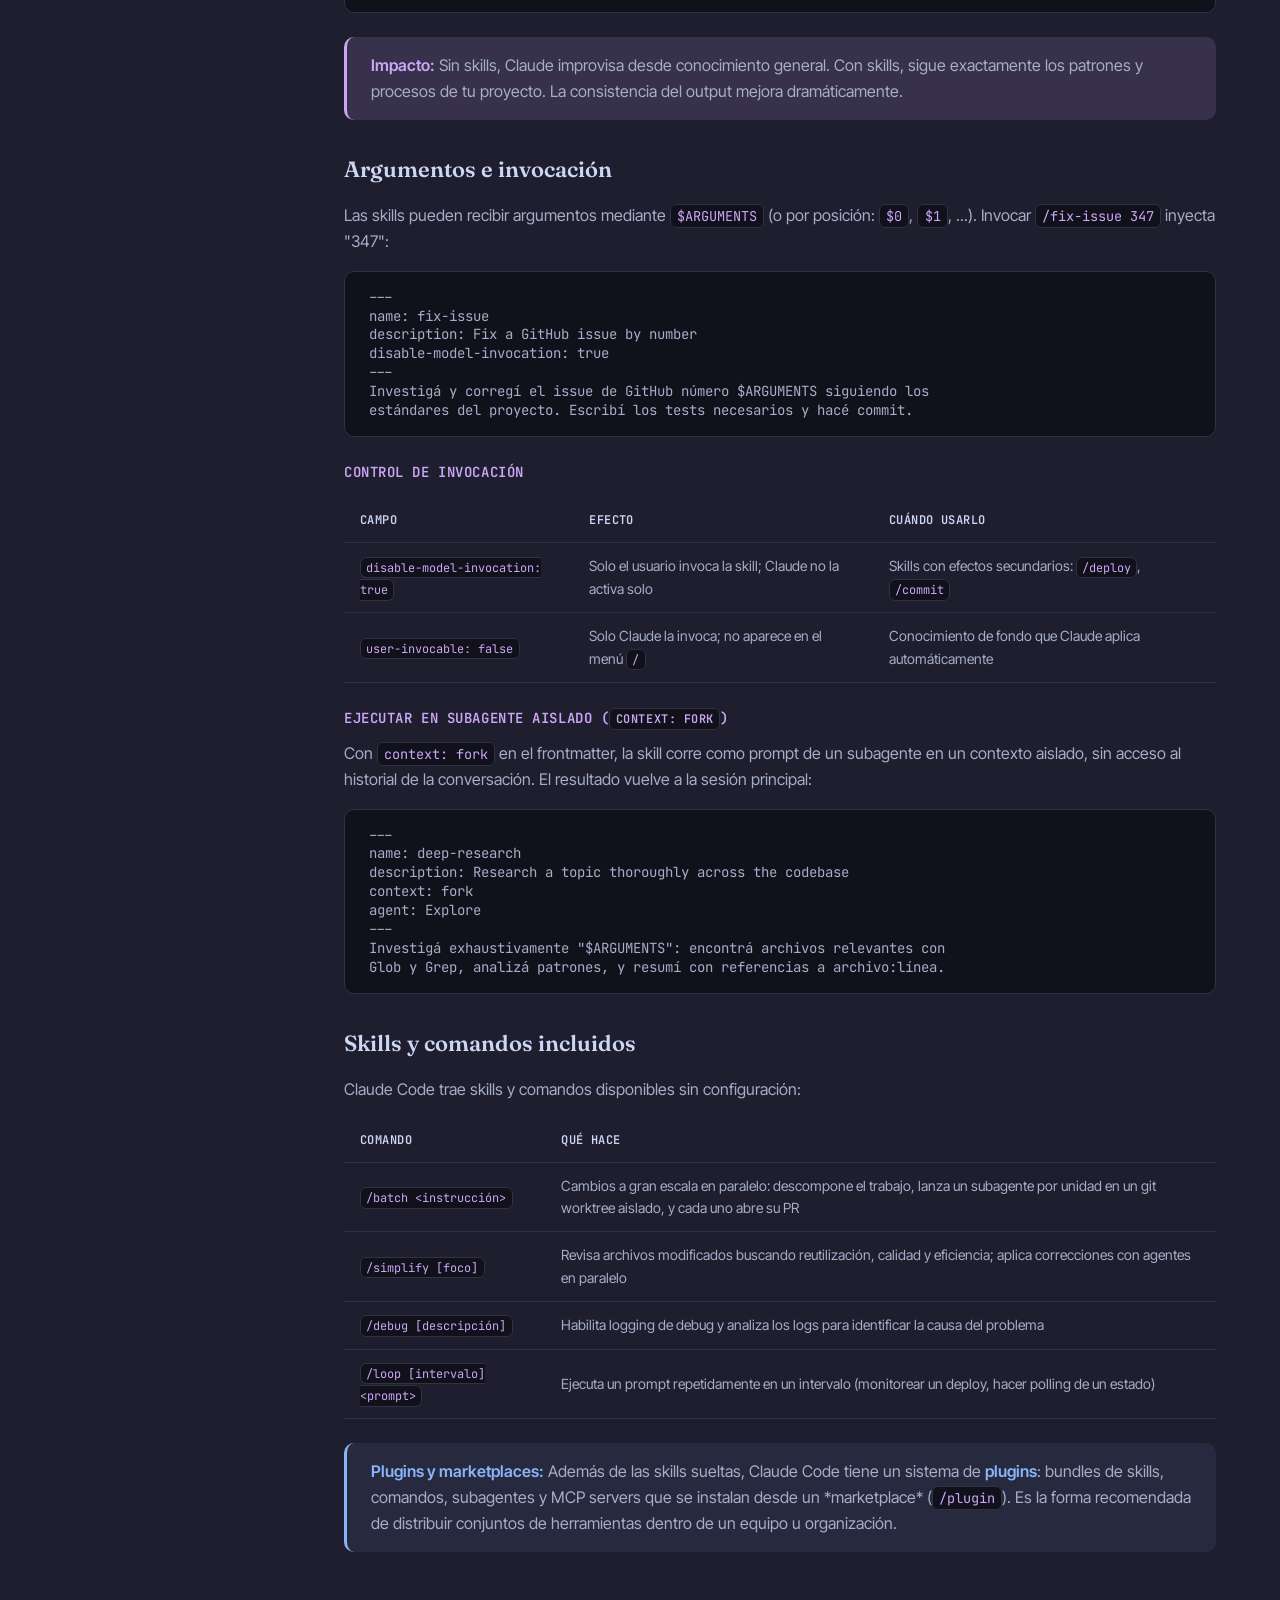
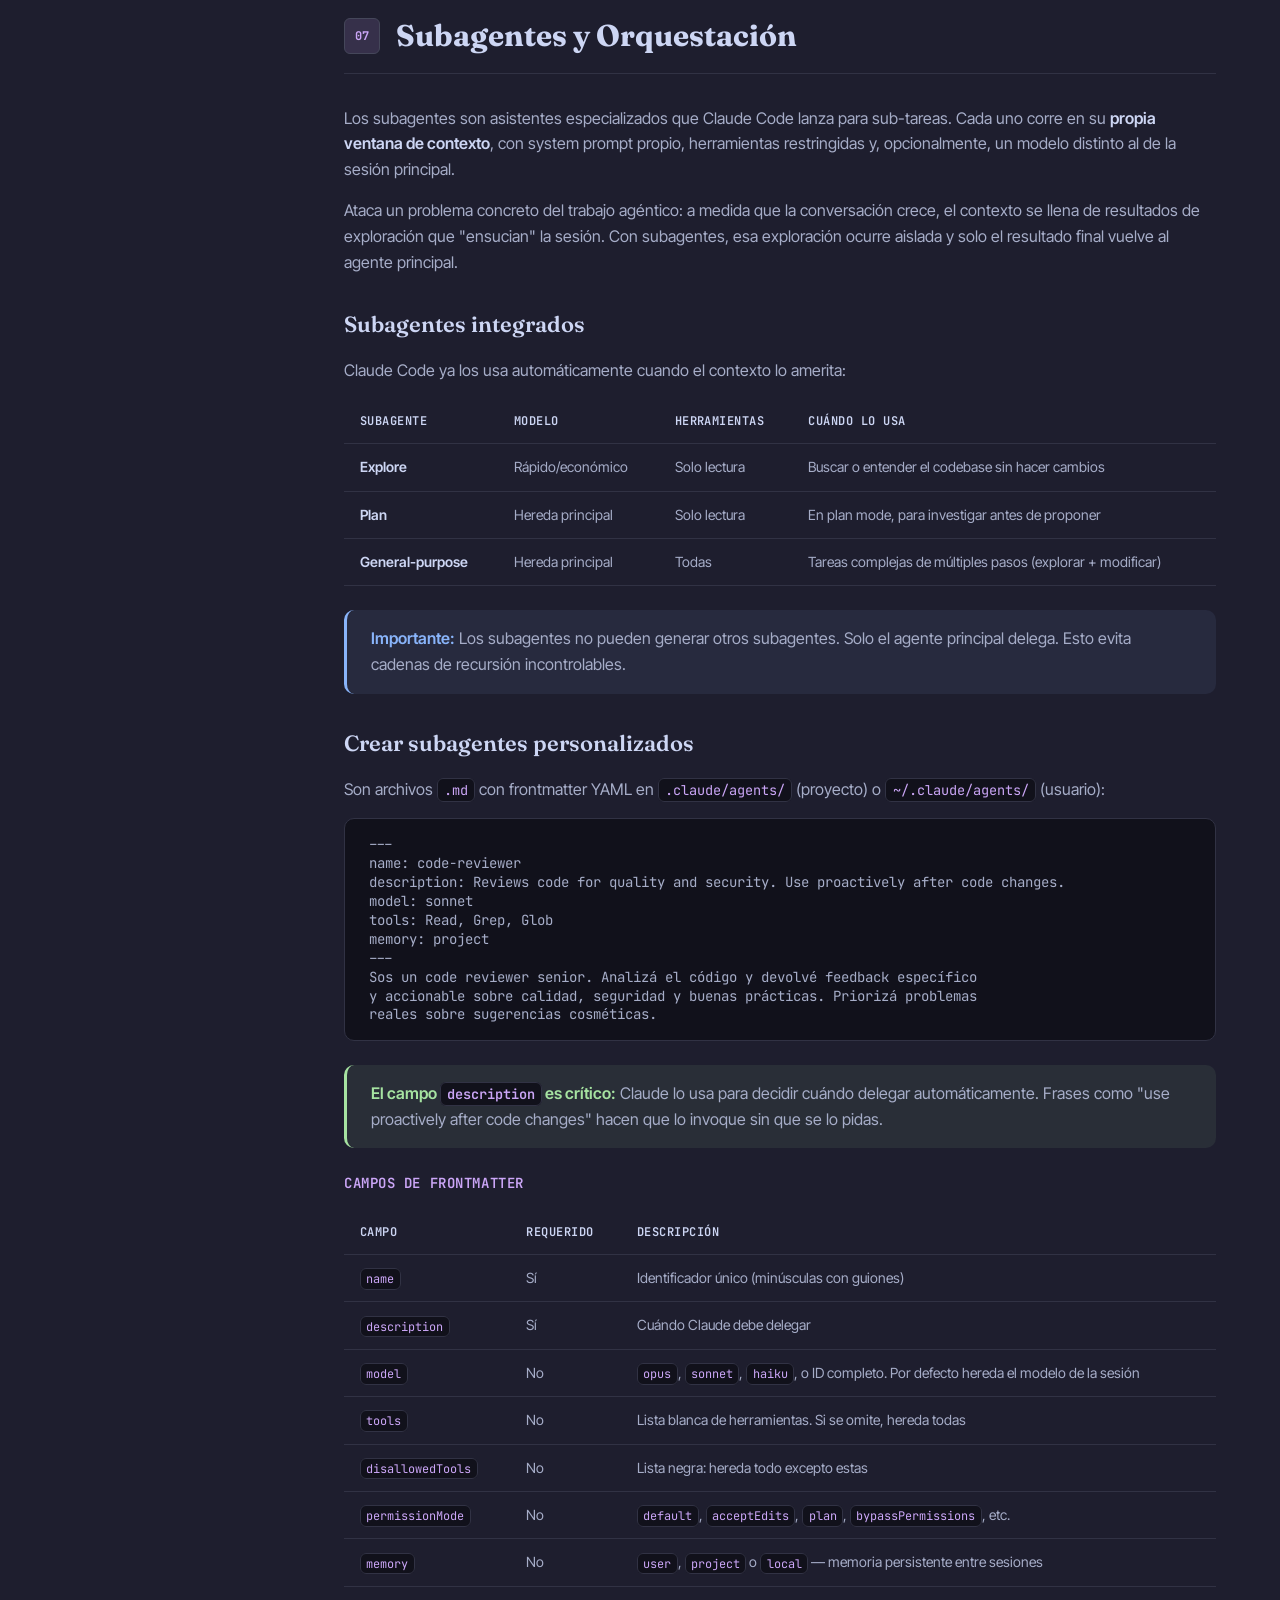
<file: guias/claude-code.html>
<!DOCTYPE html>
<html lang="es" data-theme="dark">
<head>
<meta charset="UTF-8">
<meta name="viewport" content="width=device-width, initial-scale=1.0">
<title>Claude Code Dominio Completo</title>
<link rel="preconnect" href="https://fonts.googleapis.com">
<link rel="preconnect" href="https://fonts.gstatic.com" crossorigin>
<link href="https://fonts.googleapis.com/css2?family=Fraunces:ital,opsz,wght@0,9..144,400;0,9..144,600;0,9..144,700;1,9..144,400&family=Inter+Tight:wght@400;500;600;700&family=JetBrains+Mono:wght@400;500;700&display=swap" rel="stylesheet">
<style>
/* ============================================================
   tokens.css
   Unica fuente de verdad del design system.
   Declara las variables semanticas que document.css consume.
   Cada tema solo redefine variables: ninguna regla de layout o de
   componente vive aqui. Para agregar un tema, basta un bloque
   [data-theme="..."] nuevo y registrarlo en registry.js.

   Default (:root) = Catppuccin Latte (claro). [data-theme="dark"] = Mocha.
   ============================================================ */

:root {
  /* ---------- Tipografia ---------- */
  --font-display: "Fraunces", Georgia, "Times New Roman", serif;
  --font-body: "Inter Tight", -apple-system, BlinkMacSystemFont, "Segoe UI", sans-serif;
  --font-mono: "JetBrains Mono", "SF Mono", Menlo, Consolas, monospace;

  --fs-xs: 0.75rem;
  --fs-sm: 0.875rem;
  --fs-base: 1rem;
  --fs-md: 1.125rem;
  --fs-lg: 1.375rem;
  --fs-xl: 1.875rem;
  --fs-2xl: 2.5rem;
  --fs-3xl: 3.75rem;

  --lh-tight: 1.15;
  --lh-snug: 1.35;
  --lh-normal: 1.6;

  --fw-light: 300;
  --fw-regular: 400;
  --fw-medium: 500;
  --fw-semibold: 600;
  --fw-bold: 700;

  --tracking-tight: -0.02em;
  --tracking-normal: 0;
  --tracking-wide: 0.04em;
  --tracking-wider: 0.12em;

  /* ---------- Espaciado (escala 8pt) ---------- */
  --sp-1: 0.25rem;
  --sp-2: 0.5rem;
  --sp-3: 0.75rem;
  --sp-4: 1rem;
  --sp-5: 1.5rem;
  --sp-6: 2rem;
  --sp-7: 3rem;
  --sp-8: 4rem;
  --sp-9: 6rem;
  --sp-10: 8rem;

  /* ---------- Radios ---------- */
  --radius-sm: 6px;
  --radius-md: 10px;
  --radius-lg: 16px;
  --radius-full: 9999px;

  /* ---------- Layout ---------- */
  --sidebar-width: 280px;
  --content-max: 760px;
  --content-padding: var(--sp-7);

  /* ---------- Transiciones ---------- */
  --ease-out: cubic-bezier(0.22, 1, 0.36, 1);
  --ease-in-out: cubic-bezier(0.65, 0, 0.35, 1);
  --transition-fast: 150ms var(--ease-out);
  --transition-base: 240ms var(--ease-out);
  --transition-slow: 480ms var(--ease-out);

  /* ============================================================
     PALETAS CRUDAS
     ============================================================ */

  /* Latte raw colors */
  --latte-base: #eff1f5;
  --latte-mantle: #e6e9ef;
  --latte-crust: #dce0e8;
  --latte-surface0: #ccd0da;
  --latte-surface1: #bcc0cc;
  --latte-surface2: #acb0be;
  --latte-overlay0: #9ca0b0;
  --latte-overlay1: #8c8fa1;
  --latte-overlay2: #7c7f93;
  --latte-text: #4c4f69;
  --latte-subtext1: #5c5f77;
  --latte-subtext0: #6c6f85;
  --latte-mauve: #8839ef;
  --latte-rosewater: #dc8a78;
  --latte-flamingo: #dd7878;
  --latte-pink: #ea76cb;
  --latte-red: #d20f39;
  --latte-peach: #fe640b;
  --latte-yellow: #df8e1d;
  --latte-green: #40a02b;
  --latte-teal: #179299;
  --latte-blue: #1e66f5;
  --latte-lavender: #7287fd;

  /* Mocha raw colors */
  --mocha-base: #1e1e2e;
  --mocha-mantle: #181825;
  --mocha-crust: #11111b;
  --mocha-surface0: #313244;
  --mocha-surface1: #45475a;
  --mocha-surface2: #585b70;
  --mocha-overlay0: #6c7086;
  --mocha-overlay1: #7f849c;
  --mocha-overlay2: #9399b2;
  --mocha-text: #cdd6f4;
  --mocha-subtext1: #bac2de;
  --mocha-subtext0: #a6adc8;
  --mocha-mauve: #cba6f7;
  --mocha-rosewater: #f5e0dc;
  --mocha-flamingo: #f2cdcd;
  --mocha-pink: #f5c2e7;
  --mocha-red: #f38ba8;
  --mocha-peach: #fab387;
  --mocha-yellow: #f9e2af;
  --mocha-green: #a6e3a1;
  --mocha-teal: #94e2d5;
  --mocha-blue: #89b4fa;
  --mocha-lavender: #b4befe;

  /* ============================================================
     VARIABLES SEMANTICAS (las que consume document.css)
     Default = Latte. Cada [data-theme] las sobreescribe.
     ============================================================ */
  --color-bg: var(--latte-base);
  --color-bg-elevated: var(--latte-mantle);
  --color-bg-deep: var(--latte-crust);
  --color-surface: var(--latte-mantle);
  --color-surface-hover: var(--latte-surface0);
  --color-border: var(--latte-surface0);
  --color-border-strong: var(--latte-surface1);

  --color-text: var(--latte-text);
  --color-text-muted: var(--latte-subtext0);
  --color-text-faint: var(--latte-overlay1);

  --color-accent: var(--latte-mauve);
  --color-accent-hover: #7c2bdb;
  --color-accent-soft: rgba(136, 57, 239, 0.12);

  --color-link: var(--latte-mauve);

  /* Estados (callouts y tarjetas de comparacion) */
  --color-success: var(--latte-green);
  --color-warning: var(--latte-peach);
  --color-info: var(--latte-blue);
  --color-danger: var(--latte-red);

  --shadow-sm: 0 1px 2px rgba(76, 79, 105, 0.06);
  --shadow-md: 0 4px 16px rgba(76, 79, 105, 0.08);
  --shadow-lg: 0 12px 40px rgba(76, 79, 105, 0.12);

  --selection-bg: rgba(136, 57, 239, 0.2);
  --selection-text: var(--latte-text);
}

[data-theme="dark"] {
  --color-bg: var(--mocha-base);
  --color-bg-elevated: var(--mocha-mantle);
  --color-bg-deep: var(--mocha-crust);
  --color-surface: var(--mocha-mantle);
  --color-surface-hover: var(--mocha-surface0);
  --color-border: var(--mocha-surface0);
  --color-border-strong: var(--mocha-surface1);

  --color-text: var(--mocha-text);
  --color-text-muted: var(--mocha-subtext0);
  --color-text-faint: var(--mocha-overlay1);

  --color-accent: var(--mocha-mauve);
  --color-accent-hover: #d9bcff;
  --color-accent-soft: rgba(203, 166, 247, 0.14);

  --color-link: var(--mocha-mauve);

  --color-success: var(--mocha-green);
  --color-warning: var(--mocha-peach);
  --color-info: var(--mocha-blue);
  --color-danger: var(--mocha-red);

  --shadow-sm: 0 1px 2px rgba(0, 0, 0, 0.2);
  --shadow-md: 0 4px 16px rgba(0, 0, 0, 0.28);
  --shadow-lg: 0 12px 40px rgba(0, 0, 0, 0.4);

  --selection-bg: rgba(203, 166, 247, 0.25);
  --selection-text: var(--mocha-text);
}

[data-theme="retro-term"] {
  --color-bg: #0a0a0a;
  --color-bg-elevated: #0f0f0f;
  --color-bg-deep: #000000;
  --color-surface: #111111;
  --color-surface-hover: #1a1a1a;
  --color-border: #1a3d1a;
  --color-border-strong: #2d6b2d;

  --color-text: #33ff00;
  --color-text-muted: #1fcc00;
  --color-text-faint: #0d8a00;

  --color-accent: #39ff14;
  --color-accent-hover: #57ff33;
  --color-accent-soft: rgba(51, 255, 0, 0.1);
  --color-link: #39ff14;

  --color-success: #39ff14;
  --color-warning: #ffb000;
  --color-info: #00e5ff;
  --color-danger: #ff3333;

  --shadow-sm: 0 0 4px rgba(51, 255, 0, 0.2);
  --shadow-md: 0 0 12px rgba(51, 255, 0, 0.25);
  --shadow-lg: 0 0 28px rgba(51, 255, 0, 0.3);

  --selection-bg: rgba(51, 255, 0, 0.2);
  --selection-text: #0a0a0a;

  /* Todo en mono, como una terminal real */
  --font-display: "JetBrains Mono", monospace;
  --font-body: "JetBrains Mono", monospace;

  --radius-sm: 0px;
  --radius-md: 0px;
  --radius-lg: 0px;
  --radius-full: 0px;
}

/* ============================================================
   D&D 3.5 — Manual del Jugador
   Pergamino envejecido, tinta oscura, carmesi del emblema.
   ============================================================ */
[data-theme="dnd35"] {
  --color-bg: #f7edd8;
  --color-bg-elevated: #ede0c4;
  --color-bg-deep: #d4b896;
  --color-surface: #f2e4c8;
  --color-surface-hover: #e8d4ae;
  --color-border: #c9a96e;
  --color-border-strong: #9b7a3b;

  --color-text: #1c0f0a;
  --color-text-muted: #5c3d2e;
  --color-text-faint: #8b6346;

  /* Carmesi del logotipo D&D */
  --color-accent: #8b1a1a;
  --color-accent-hover: #b22222;
  --color-accent-soft: rgba(139, 26, 26, 0.12);
  --color-link: #8b1a1a;

  --color-success: #2e6b2e;
  --color-warning: #9b6a00;
  --color-info: #1a5276;
  --color-danger: #8b1a1a;

  --shadow-sm: 0 1px 3px rgba(28, 15, 10, 0.12);
  --shadow-md: 0 4px 16px rgba(28, 15, 10, 0.16);
  --shadow-lg: 0 12px 40px rgba(28, 15, 10, 0.2);

  --selection-bg: rgba(139, 26, 26, 0.2);
  --selection-text: #1c0f0a;

  /* Cinzel: capitales romanas clasicas de la portada del PHB */
  --font-display: "Cinzel", "Palatino Linotype", Georgia, serif;
  /* Palatino: la serif del interior del manual */
  --font-body: "Palatino Linotype", Palatino, Georgia, serif;
}

/* ============================================================
   New York Times — periodico clasico
   Papel crema envejecido, tinta negra, masthead gotico, azul de enlaces.
   ============================================================ */
[data-theme="nyt"] {
  --color-bg: #f3ecd8;
  --color-bg-elevated: #ece1c4;
  --color-bg-deep: #e3d7b6;
  --color-surface: #f7f1e0;
  --color-surface-hover: #ece1c4;
  --color-border: #cdbf9c;
  --color-border-strong: #1a1a1a;

  --color-text: #1a1a1a;
  --color-text-muted: #5c5448;
  --color-text-faint: #8a7f6a;

  /* Acento en tinta negra (editorial); enlaces en el azul clasico del NYT */
  --color-accent: #1a1a1a;
  --color-accent-hover: #000000;
  --color-accent-soft: rgba(26, 26, 26, 0.07);
  --color-link: #326891;

  --color-success: #2e6b2e;
  --color-warning: #8a6d00;
  --color-info: #326891;
  --color-danger: #a32638;

  --shadow-sm: 0 1px 2px rgba(60, 50, 30, 0.08);
  --shadow-md: 0 1px 3px rgba(60, 50, 30, 0.1);
  --shadow-lg: 0 2px 10px rgba(60, 50, 30, 0.12);

  --selection-bg: rgba(50, 104, 145, 0.18);
  --selection-text: #1a1a1a;

  /* Masthead gotico; cuerpo en Georgia; etiquetas (mono) en sans */
  --font-display: "UnifrakturMaguntia", "Old English Text MT", serif;
  --font-body: Georgia, "Times New Roman", serif;
  --font-mono: "Inter Tight", -apple-system, BlinkMacSystemFont, "Segoe UI", sans-serif;

  --radius-sm: 0px;
  --radius-md: 0px;
  --radius-lg: 0px;
  --radius-full: 0px;
}

/* ============================================================
   8-bit / NES — sprites, sombras solidas, fuente de pixeles.
   ============================================================ */
[data-theme="pixel8"] {
  --color-bg: #000000;
  --color-bg-elevated: #1a1a1a;
  --color-bg-deep: #0d0d0d;
  --color-surface: #1a1a1a;
  --color-surface-hover: #262626;
  --color-border: #3c3c3c;
  --color-border-strong: #e40058;

  --color-text: #fcfcfc;
  --color-text-muted: #bcbcbc;
  --color-text-faint: #7c7c7c;

  --color-accent: #e40058;
  --color-accent-hover: #ff3377;
  --color-accent-soft: rgba(228, 0, 88, 0.15);
  --color-link: #e40058;

  --color-success: #00b800;
  --color-warning: #f8b800;
  --color-info: #3cbcfc;
  --color-danger: #e40058;

  /* Sombras offset estilo sprite, sin blur */
  --shadow-sm: 3px 3px 0 #e40058;
  --shadow-md: 4px 4px 0 #e40058;
  --shadow-lg: 6px 6px 0 #e40058;

  --selection-bg: rgba(228, 0, 88, 0.3);
  --selection-text: #fcfcfc;

  --font-display: "Press Start 2P", monospace;
  --font-body: "Press Start 2P", monospace;
  --font-mono: "Press Start 2P", monospace;

  /* Press Start 2P es mas ancha y alta por caracter: se reduce la escala
     tipografica para que el cuerpo tenga dimensiones comparables al resto. */
  --fs-xs: 0.46rem;
  --fs-sm: 0.55rem;
  --fs-base: 0.62rem;
  --fs-md: 0.68rem;
  --fs-lg: 0.82rem;
  --fs-xl: 1.05rem;
  --fs-2xl: 1.45rem;
  --fs-3xl: 2.1rem;

  --lh-tight: 1.5;
  --lh-snug: 1.6;
  --lh-normal: 1.7;

  --radius-sm: 0px;
  --radius-md: 0px;
  --radius-lg: 0px;
  --radius-full: 0px;
}


/* ============================================================
   document.css
   Estilos del DOCUMENTO renderizado (sidebar, hero, modulos,
   callouts, tablas, listas, comparaciones). Consumen unicamente las
   variables semanticas de tokens.css: por eso el documento adopta
   cualquier tema sin tocar una sola regla de aqui.
   Es el CSS que se embebe en el HTML descargado.
   ============================================================ */

* {
  margin: 0;
  padding: 0;
  box-sizing: border-box;
}

body {
  font-family: var(--font-body);
  background: var(--color-bg);
  color: var(--color-text);
  line-height: var(--lh-normal);
  font-size: var(--fs-base);
}

::selection {
  background: var(--selection-bg);
  color: var(--selection-text);
}

/* --- NAV --- */
.sidebar {
  position: fixed;
  top: 0;
  left: 0;
  width: var(--sidebar-width);
  height: 100vh;
  overflow-y: auto;
  background: var(--color-surface);
  border-right: 1px solid var(--color-border);
  padding: var(--sp-6) var(--sp-5);
  z-index: 100;
}
.sidebar h2 {
  font-family: var(--font-mono);
  font-size: var(--fs-xs);
  text-transform: uppercase;
  letter-spacing: var(--tracking-wider);
  color: var(--color-accent);
  margin-bottom: var(--sp-5);
}
.sidebar a {
  display: block;
  color: var(--color-text-muted);
  text-decoration: none;
  padding: var(--sp-2) var(--sp-3);
  border-radius: var(--radius-sm);
  font-size: var(--fs-sm);
  transition: var(--transition-fast);
  margin-bottom: 2px;
}
.sidebar a:hover {
  color: var(--color-text);
  background: var(--color-surface-hover);
}
.sidebar a.module-link {
  color: var(--color-text);
  font-weight: var(--fw-semibold);
  margin-top: var(--sp-4);
}
.sidebar a.sub-link {
  padding-left: var(--sp-5);
  font-size: var(--fs-xs);
}

/* --- MAIN --- */
.main {
  margin-left: var(--sidebar-width);
  max-width: calc(var(--sidebar-width) + var(--content-max));
  padding: var(--sp-7) var(--sp-8) var(--sp-9);
}

/* --- HEADER --- */
.hero {
  margin-bottom: var(--sp-8);
  padding-bottom: var(--sp-7);
  border-bottom: 1px solid var(--color-border);
}
.hero .badge {
  display: inline-block;
  font-family: var(--font-mono);
  font-size: var(--fs-xs);
  text-transform: uppercase;
  letter-spacing: var(--tracking-wider);
  color: var(--color-accent);
  background: var(--color-accent-soft);
  border: 1px solid var(--color-border-strong);
  padding: var(--sp-1) var(--sp-3);
  border-radius: var(--radius-full);
  margin-bottom: var(--sp-5);
}
.hero h1 {
  font-family: var(--font-display);
  font-size: var(--fs-3xl);
  font-weight: var(--fw-bold);
  line-height: var(--lh-tight);
  letter-spacing: var(--tracking-tight);
  margin-bottom: var(--sp-4);
  background: linear-gradient(135deg, var(--color-text), var(--color-accent));
  -webkit-background-clip: text;
  background-clip: text;
  -webkit-text-fill-color: transparent;
}
.hero p {
  color: var(--color-text-muted);
  font-size: var(--fs-md);
  max-width: 600px;
}

/* --- MODULES --- */
.module {
  margin-bottom: var(--sp-8);
  scroll-margin-top: var(--sp-6);
}
.module-header {
  display: flex;
  align-items: center;
  gap: var(--sp-4);
  margin-bottom: var(--sp-6);
  padding-bottom: var(--sp-4);
  border-bottom: 1px solid var(--color-border);
}
.module-number {
  font-family: var(--font-mono);
  font-size: var(--fs-xs);
  font-weight: var(--fw-bold);
  color: var(--color-accent);
  background: var(--color-accent-soft);
  border: 1px solid var(--color-border-strong);
  width: 36px;
  height: 36px;
  display: flex;
  align-items: center;
  justify-content: center;
  border-radius: var(--radius-sm);
  flex-shrink: 0;
}
.module-header h2 {
  font-family: var(--font-display);
  font-size: var(--fs-xl);
  font-weight: var(--fw-bold);
  line-height: var(--lh-snug);
}

h3 {
  font-family: var(--font-display);
  font-size: var(--fs-lg);
  font-weight: var(--fw-semibold);
  margin: var(--sp-6) 0 var(--sp-4);
  color: var(--color-text);
}
h4 {
  font-family: var(--font-mono);
  font-size: var(--fs-sm);
  font-weight: var(--fw-semibold);
  margin: var(--sp-5) 0 var(--sp-3);
  color: var(--color-accent);
  text-transform: uppercase;
  letter-spacing: var(--tracking-wide);
}

p {
  margin-bottom: var(--sp-4);
  color: var(--color-text-muted);
}
strong {
  color: var(--color-text);
  font-weight: var(--fw-semibold);
}
a {
  color: var(--color-link);
  text-decoration: underline;
  text-underline-offset: 2px;
  text-decoration-thickness: 1px;
}

/* --- CODE --- */
pre {
  background: var(--color-bg-deep);
  border: 1px solid var(--color-border);
  border-radius: var(--radius-md);
  padding: var(--sp-4) var(--sp-5);
  overflow-x: auto;
  margin: var(--sp-4) 0 var(--sp-5);
  font-family: var(--font-mono);
  font-size: var(--fs-sm);
  line-height: var(--lh-snug);
  color: var(--color-text-muted);
}
code {
  font-family: var(--font-mono);
  font-size: 0.85em;
  background: var(--color-bg-deep);
  border: 1px solid var(--color-border);
  padding: 0.15em 0.45em;
  border-radius: var(--radius-sm);
  color: var(--color-accent);
}
pre code {
  background: none;
  border: none;
  padding: 0;
  color: inherit;
  font-size: inherit;
}

/* --- CALLOUTS --- */
.callout {
  border-radius: var(--radius-md);
  padding: var(--sp-4) var(--sp-5);
  margin: var(--sp-5) 0;
  border-left: 3px solid;
}
.callout p:last-child {
  margin-bottom: 0;
}
.callout-tip {
  background: color-mix(in srgb, var(--color-success) 8%, transparent);
  border-color: var(--color-success);
}
.callout-tip strong {
  color: var(--color-success);
}
.callout-warn {
  background: color-mix(in srgb, var(--color-warning) 8%, transparent);
  border-color: var(--color-warning);
}
.callout-warn strong {
  color: var(--color-warning);
}
.callout-info {
  background: color-mix(in srgb, var(--color-info) 8%, transparent);
  border-color: var(--color-info);
}
.callout-info strong {
  color: var(--color-info);
}
.callout-key {
  background: var(--color-accent-soft);
  border-color: var(--color-accent);
}
.callout-key strong {
  color: var(--color-accent);
}

/* --- TABLE --- */
table {
  width: 100%;
  border-collapse: collapse;
  margin: var(--sp-4) 0 var(--sp-5);
  font-size: var(--fs-sm);
}
th,
td {
  text-align: left;
  padding: var(--sp-3) var(--sp-4);
  border-bottom: 1px solid var(--color-border);
}
th {
  color: var(--color-text);
  font-weight: var(--fw-semibold);
  font-size: var(--fs-xs);
  text-transform: uppercase;
  letter-spacing: var(--tracking-wide);
  font-family: var(--font-mono);
}
td {
  color: var(--color-text-muted);
}
tr:hover td {
  color: var(--color-text);
}

/* --- LISTS --- */
ul,
ol {
  margin: var(--sp-2) 0 var(--sp-5) var(--sp-5);
  color: var(--color-text-muted);
}
li {
  margin-bottom: var(--sp-2);
  padding-left: var(--sp-1);
}
li strong {
  color: var(--color-text);
}

/* --- COMPARISON --- */
.comparison {
  display: grid;
  grid-template-columns: 1fr 1fr;
  gap: var(--sp-4);
  margin: var(--sp-5) 0;
}
.comparison-card {
  background: var(--color-surface);
  border: 1px solid var(--color-border);
  border-radius: var(--radius-md);
  padding: var(--sp-4);
}
.comparison-card h5 {
  font-family: var(--font-mono);
  font-size: var(--fs-xs);
  text-transform: uppercase;
  letter-spacing: var(--tracking-wide);
  margin-bottom: var(--sp-3);
}
.comparison-card.before h5 {
  color: var(--color-danger);
}
.comparison-card.after h5 {
  color: var(--color-success);
}

/* --- FOOTER --- */
.doc-footer {
  margin-top: var(--sp-8);
  padding-top: var(--sp-6);
  border-top: 1px solid var(--color-border);
  color: var(--color-text-faint);
  font-size: var(--fs-sm);
}

/* Responsive: la sidebar se oculta en pantallas estrechas. */
@media (max-width: 1100px) {
  .sidebar {
    display: none;
  }
  .main {
    margin-left: 0;
    padding: var(--sp-6) var(--sp-5) var(--sp-8);
  }
}

/* Impresion: documento sobre fondo blanco, sin sidebar. */
@media print {
  .sidebar {
    display: none;
  }
  .main {
    margin-left: 0;
  }
}

</style>
</head>
<body>

<nav class="sidebar">
  <h2>Claude Code Training</h2>

  <a href="#mod1" class="module-link">01 · ¿Qué es Claude Code?</a>
  <a href="#mod1-arch" class="sub-link">Arquitectura y modelo mental</a>
  <a href="#mod1-vs" class="sub-link">Claude Code vs otros enfoques</a>
  <a href="#mod1-surfaces" class="sub-link">Dónde funciona Claude Code</a>
  <a href="#mod2" class="module-link">02 · Instalación y Setup Inicial</a>
  <a href="#mod2-install" class="sub-link">Métodos de instalación</a>
  <a href="#mod2-config-dir" class="sub-link">Directorio de configuración</a>
  <a href="#mod2-auth" class="sub-link">Autenticación</a>
  <a href="#mod3" class="module-link">03 · Configuración</a>
  <a href="#mod3-settings" class="sub-link">Settings y archivos de configuración</a>
  <a href="#mod3-perms" class="sub-link">Reglas de permisos (allow / ask / deny)</a>
  <a href="#mod3-modes" class="sub-link">Modos de permisos</a>
  <a href="#mod4" class="module-link">04 · Uso Diario y Workflows</a>
  <a href="#mod4-prompting" class="sub-link">Prompting efectivo</a>
  <a href="#mod4-tasks" class="sub-link">Tareas comunes del día a día</a>
  <a href="#mod4-planmode" class="sub-link">Plan mode — analizá antes de editar</a>
  <a href="#mod4-git" class="sub-link">Integración con Git</a>
  <a href="#mod5" class="module-link">05 · CLAUDE.md en Profundidad</a>
  <a href="#mod5-anatomy" class="sub-link">Anatomía de un CLAUDE.md efectivo</a>
  <a href="#mod5-hierarchy" class="sub-link">Jerarquía de archivos CLAUDE.md</a>
  <a href="#mod5-rules" class="sub-link">Reglas por ruta — .claude/rules/</a>
  <a href="#mod5-automemory" class="sub-link">Auto Memory — Claude aprende solo</a>
  <a href="#mod5-imports" class="sub-link">Importar archivos en CLAUDE.md</a>
  <a href="#mod6" class="module-link">06 · Custom Skills</a>
  <a href="#mod6-what" class="sub-link">¿Qué son las Skills?</a>
  <a href="#mod6-create" class="sub-link">Estructura de una Skill</a>
  <a href="#mod6-args" class="sub-link">Argumentos e invocación</a>
  <a href="#mod6-bundled" class="sub-link">Skills y comandos incluidos</a>
  <a href="#mod7" class="module-link">07 · Subagentes y Orquestación</a>
  <a href="#mod7-builtin" class="sub-link">Subagentes integrados</a>
  <a href="#mod7-create" class="sub-link">Crear subagentes personalizados</a>
  <a href="#mod7-config" class="sub-link">Configuración avanzada</a>
  <a href="#mod7-invoke" class="sub-link">Invocar subagentes</a>
  <a href="#mod7-examples" class="sub-link">Ejemplos prácticos</a>
  <a href="#mod7-coordinator" class="sub-link">Patrón coordinador</a>
  <a href="#mod8" class="module-link">08 · MCP Servers (Model Context Protocol)</a>
  <a href="#mod8-what" class="sub-link">¿Qué es MCP?</a>
  <a href="#mod8-config" class="sub-link">Configuración</a>
  <a href="#mod8-servers" class="sub-link">Servers populares</a>
  <a href="#mod9" class="module-link">09 · Modos y Comandos</a>
  <a href="#mod9-slash" class="sub-link">Slash Commands</a>
  <a href="#mod9-flags" class="sub-link">Flags de CLI importantes</a>
  <a href="#mod9-modes" class="sub-link">Modos de ejecución</a>
  <a href="#mod10" class="module-link">10 · Patrones Avanzados</a>
  <a href="#mod10-ci" class="sub-link">Claude Code en CI/CD</a>
  <a href="#mod10-hooks" class="sub-link">Sistema de Hooks</a>
  <a href="#mod10-worktree" class="sub-link">Git Worktrees — aislamiento real para trabajo paralelo</a>
  <a href="#mod10-safe" class="sub-link">Seguridad y buenas prácticas</a>
  <a href="#ref" class="module-link">++ · Apéndice: Referencias y Recursos</a>
  <a href="#ref-documentación-oficial" class="sub-link">Documentación oficial</a>
  <a href="#ref-estructura-de-referencia-rápida-del-clau" class="sub-link">Estructura de referencia rápida del CLAUDE.md</a>
</nav>

<div class="main">

<header class="hero">
  <div class="badge">Material de consulta</div>
  <h1>Claude Code<br>Dominio Completo</h1>
  <p>Guía modular para desarrolladores. Instalación, configuración, CLAUDE.md, skills, subagentes, MCP y patrones de uso profesional.</p>
</header>

<section class="module" id="mod1">
  <div class="module-header">
    <div class="module-number">01</div>
    <h2>¿Qué es Claude Code?</h2>
  </div>

  <p>Claude Code es una <strong>herramienta de coding agéntico</strong> disponible en múltiples entornos: terminal, extensión de VS Code, extensión de JetBrains, aplicación de escritorio y navegador web. No es un plugin de autocompletado ni un copilot inline: es un agente que lee tu codebase, ejecuta comandos, edita archivos, interactúa con git y orquesta tareas complejas de forma autónoma.</p>

  <h3 id="mod1-arch">Arquitectura y modelo mental</h3>

  <p>Para mí es equivalente a un desarrollador junior extremadamente rápido sentado al lado, en la terminal. Tiene acceso a:</p>

  <ul>
    <li><strong>Tu filesystem</strong> — lee y escribe archivos del proyecto.</li>
    <li><strong>Bash</strong> — ejecuta comandos, corre tests, instala dependencias (con una capa de *sandbox* opcional, ver más abajo).</li>
    <li><strong>Git</strong> — crea branches, hace commits, maneja PRs.</li>
    <li><strong>Herramientas externas vía MCP</strong> — se conecta a APIs, bases de datos y servicios.</li>
</ul>

  <p>El flujo básico es: describís una tarea en lenguaje natural → Claude Code analiza el contexto → planifica → ejecuta pasos (editar archivos, correr tests, etc.) → te muestra el resultado y pide confirmación cuando corresponde.</p>

  <div class="callout callout-key">
    <p><strong>Concepto clave:</strong> Claude Code no "genera código y te lo muestra". Opera sobre tu proyecto real, en tu filesystem real, con tu git real. Es agéntico: toma decisiones, ejecuta acciones y se auto-corrige.</p>
  </div>

  <h3 id="mod1-vs">Claude Code vs otros enfoques</h3>

  <table>
  <thead>
    <tr>
<th>Aspecto</th>
<th>Copilot / Autocompletado</th>
<th>Chat en IDE</th>
<th>Claude Code</th>
</tr>
  </thead>
  <tbody>
    <tr><td>Interfaz</td><td>Inline en editor</td><td>Panel lateral</td><td>Terminal / IDE / web</td></tr>
    <tr><td>Alcance</td><td>Línea / función</td><td>Archivo / selección</td><td>Proyecto completo</td></tr>
    <tr><td>Ejecución</td><td>No ejecuta</td><td>Limitada</td><td>Bash completo</td></tr>
    <tr><td>Autonomía</td><td>Sugerencia pasiva</td><td>Semi-interactivo</td><td>Agéntico con permisos</td></tr>
    <tr><td>Git</td><td>No</td><td>Parcial</td><td>Completo</td></tr>
    <tr><td>Herramientas externas</td><td>No</td><td>Limitado</td><td>MCP servers</td></tr>
  </tbody>
</table>

  <h3 id="mod1-surfaces">Dónde funciona Claude Code</h3>

  <p>La misma configuración, archivos <code>CLAUDE.md</code> y servidores MCP funcionan en todas las superficies:</p>

  <table>
  <thead>
    <tr>
<th>Superficie</th>
<th>Cómo accedés</th>
<th>Ideal para</th>
</tr>
  </thead>
  <tbody>
    <tr><td><strong>Terminal (CLI)</strong></td><td><code>claude</code> desde cualquier directorio</td><td>Flujo principal — acceso completo a herramientas, scripts, CI/CD</td></tr>
    <tr><td><strong>VS Code</strong></td><td>Extensión "Claude Code" en el Marketplace</td><td>Diffs inline, menciones <code>@archivo</code>, revisión de planes en el editor</td></tr>
    <tr><td><strong>JetBrains</strong></td><td>Plugin "Claude Code"</td><td>IntelliJ, PyCharm, WebStorm — diff interactiva</td></tr>
    <tr><td><strong>App de escritorio</strong></td><td>Descarga desde claude.ai</td><td>Sesiones paralelas, revisión visual de diffs, tareas programadas</td></tr>
    <tr><td><strong>Web</strong></td><td><code>claude.ai/code</code></td><td>Trabajar desde cualquier browser o móvil, tareas largas sin PC encendida</td></tr>
    <tr><td><strong>GitHub</strong></td><td>Etiquetar <code>@claude</code> en un issue o PR</td><td>Delegar tareas directamente desde el repo</td></tr>
  </tbody>
</table>

  <div class="callout callout-info">
    <p><strong>Sesiones transferibles:</strong> Podés iniciar una tarea en la terminal y continuarla desde el celular, o iniciarla en la web y "teleportarla" a la terminal con <code>/teleport</code>. Las sesiones no están atadas a una superficie.</p>
  </div>
</section>

<section class="module" id="mod2">
  <div class="module-header">
    <div class="module-number">02</div>
    <h2>Instalación y Setup Inicial</h2>
  </div>

  <h3 id="mod2-install">Métodos de instalación</h3>

  <p>La forma recomendada de instalar ya <strong>no es npm</strong> (quedó deprecada). Se usa el instalador nativo, que trae su propio runtime y no requiere Node.js:</p>

  <pre><code># macOS / Linux (recomendado)
curl -fsSL https://claude.ai/install.sh | bash

# Homebrew (macOS / Linux)
brew install --cask claude-code

# Windows (recomendado)
irm https://claude.ai/install.ps1 | iex

# WinGet (Windows)
winget install Anthropic.ClaudeCode

# npm (DEPRECADO — requiere Node.js &gt;= 22)
npm install -g @anthropic-ai/claude-code

# Verificar
claude --version</code></pre>

  <p>Después: navegás a tu proyecto y ejecutás <code>claude</code>.</p>

  <div class="callout callout-tip">
    <p><strong>Aislamiento — buena práctica, no obstáculo:</strong> Para trabajo sensible conviene aislar lo que el agente puede tocar. Tenés dos caminos complementarios: correr Claude Code dentro de un <strong>contenedor</strong> (Docker, Dev Container, Podman) para reproducibilidad total, o usar el <strong>sandbox integrado</strong> de Claude Code, que confina los comandos Bash a nivel de filesystem y red sin salir de tu equipo. Elegí según cuánto control necesites.</p>
  </div>

  <h3 id="mod2-config-dir">Directorio de configuración</h3>

  <p>Por defecto, Claude Code guarda su configuración de usuario en <strong><code>~/.claude/</code></strong>. Si preferís seguir el *XDG Base Directory Specification* (mantener la config bajo <code>~/.config</code> en vez de un directorio oculto en el home), podés reubicarla con la variable de entorno <code>CLAUDE_CONFIG_DIR</code>:</p>

  <pre><code># Reubicar la config siguiendo XDG (opcional)
export CLAUDE_CONFIG_DIR="$HOME/.config/claude"</code></pre>

  <div class="callout callout-info">
    <p><strong>Persistencia en contenedores:</strong> Si corrés Claude Code en un contenedor, montá el directorio de config del host para que la autenticación y las preferencias persistan entre ejecuciones.</p>
  </div>

  <h3 id="mod2-auth">Autenticación</h3>

  <p>Claude Code soporta varias formas de autenticación:</p>

  <ul>
    <li><strong>Login interactivo:</strong> ejecutás <code>claude</code> y seguís el flujo OAuth en el browser.</li>
    <li><strong>API key directa:</strong> seteás <code>ANTHROPIC_API_KEY</code> como variable de entorno.</li>
    <li><strong>Planes de suscripción:</strong> usuarios con Claude Pro, Team o Enterprise se autentican con su cuenta de claude.ai.</li>
</ul>
</section>

<section class="module" id="mod3">
  <div class="module-header">
    <div class="module-number">03</div>
    <h2>Configuración</h2>
  </div>

  <h3 id="mod3-settings">Settings y archivos de configuración</h3>

  <p>Claude Code maneja configuración en múltiples niveles. El comando <code>/config</code> dentro de la sesión permite ajustarla; también existe configuración por archivos:</p>

  <table>
  <thead>
    <tr>
<th>Alcance</th>
<th>Ubicación</th>
<th>Uso</th>
</tr>
  </thead>
  <tbody>
    <tr><td>Global (usuario)</td><td><code>~/.claude/settings.json</code></td><td>Preferencias personales, aplican a todos tus proyectos</td></tr>
    <tr><td>Proyecto (compartido)</td><td><code>.claude/settings.json</code> en la raíz</td><td>Se commitea — configuración del equipo</td></tr>
    <tr><td>Proyecto (local)</td><td><code>.claude/settings.local.json</code></td><td>Overrides locales, va a <code>.gitignore</code></td></tr>
  </tbody>
</table>

  <h4>Ejemplo de settings.json de proyecto</h4>

  <pre><code>{
  "permissions": {
    "allow": ["Read", "Edit", "Bash(npm run *)", "Bash(npx jest *)"],
    "deny":  ["Bash(rm -rf *)", "Bash(git push *)"]
  },
  "env": { "NODE_ENV": "development" }
}</code></pre>

  <h3 id="mod3-perms">Reglas de permisos (allow / ask / deny)</h3>

  <p>En <code>settings.json</code> definís qué puede usar Claude sin preguntar, qué requiere confirmación y qué está prohibido:</p>

  <pre><code>{
  "permissions": {
    "allow": ["Bash(npm run *)", "Bash(npx jest *)", "Read", "Edit"],
    "ask":   ["Bash(git push *)"],
    "deny":  ["Bash(rm -rf *)", "Bash(git push --force *)"]
  }
}</code></pre>

  <p>La sintaxis acepta el nombre de la herramienta sola (<code>Read</code>) o con un patrón de argumento (<code>Bash(npm run *)</code>). El orden de evaluación es <strong>deny → ask → allow</strong>: la primera regla que coincide gana.</p>

  <div class="callout callout-warn">
    <p><strong>Buena práctica para equipos:</strong> Commiteá <code>.claude/settings.json</code> con los permisos del equipo; cada dev agrega sus overrides en <code>.claude/settings.local.json</code> (gitignored). Nunca pongas credenciales en el <code>settings.json</code> compartido — usá <code>settings.local.json</code> o variables de entorno.</p>
  </div>

  <h3 id="mod3-modes">Modos de permisos</h3>

  <p>Más allá de las reglas individuales, Claude Code tiene modos globales que definen el nivel de autonomía de toda la sesión. Se cambian con <strong><code>Shift+Tab</code></strong> en la CLI, o se fijan como default en el settings.json:</p>

  <table>
  <thead>
    <tr>
<th>Modo</th>
<th>Qué puede hacer sin preguntar</th>
<th>Cuándo usarlo</th>
</tr>
  </thead>
  <tbody>
    <tr><td><code>default</code></td><td>Leer archivos</td><td>Trabajo sensible, primera sesión en un proyecto nuevo</td></tr>
    <tr><td><code>acceptEdits</code></td><td>Leer y editar archivos</td><td>Iteración activa en código que estás revisando en paralelo</td></tr>
    <tr><td><code>plan</code></td><td>Solo lectura — investiga y propone, no ejecuta cambios</td><td>Explorar un codebase, planificar una refactorización antes de aprobar</td></tr>
    <tr><td><code>auto</code></td><td>Todas las acciones; un clasificador evalúa cada una en segundo plano</td><td>Tareas largas con mínimas interrupciones (requiere Team/Enterprise/API)</td></tr>
    <tr><td><code>bypassPermissions</code></td><td>Todas las acciones sin verificación</td><td>Solo en entornos aislados (contenedores, VMs) — nunca en tu máquina de trabajo</td></tr>
  </tbody>
</table>

  <p>Fijar un modo por defecto en el proyecto, o arrancar en uno específico:</p>

  <pre><code>// .claude/settings.json
{ "permissions": { "defaultMode": "acceptEdits" } }</code></pre>

  <pre><code>claude --permission-mode plan</code></pre>

  <div class="callout callout-info">
    <p><strong>Modo auto:</strong> Antes de cada acción, un clasificador separado evalúa si es consistente con lo que pediste y bloquea lo que escala fuera del scope (un deploy no solicitado, un push force a main). En planes API/Enterprise el clasificador corre del lado del servidor y no cobra su overhead. Los bloqueos son configurables por el administrador del equipo.</p>
  </div>
</section>

<section class="module" id="mod4">
  <div class="module-header">
    <div class="module-number">04</div>
    <h2>Uso Diario y Workflows</h2>
  </div>

  <h3 id="mod4-prompting">Prompting efectivo</h3>

  <p>Con Claude Code, la calidad del output depende de cómo estructurás el pedido: estás dirigiendo a un agente que va a tomar acciones reales.</p>

  <ul>
    <li><strong>Sé específico sobre el alcance:</strong> "Refactorizá el servicio de autenticación para usar JWT en vez de sesiones" es mejor que "mejorá la autenticación".</li>
    <li><strong>Indicá restricciones:</strong> "No modifiques los tests existentes", "Usá el patrón repository que ya tenemos", "No instales dependencias nuevas".</li>
    <li><strong>Pedí un plan antes de ejecutar</strong> en tareas complejas.</li>
    <li><strong>Iterá:</strong> Claude Code mantiene contexto en la sesión; pedí ajustes sucesivos.</li>
    <li><strong>Usá referencias concretas:</strong> "Mirá cómo lo hacemos en <code>src/services/UserService.py</code> y seguí el mismo patrón".</li>
</ul>

  <div class="comparison">
    <div class="comparison-card before">
      <h5>❌ Prompt débil</h5>
      <p>Agregá tests al proyecto.</p>
    </div>
    <div class="comparison-card after">
      <h5>✅ Prompt fuerte</h5>
      <p>Agregá unit tests para <code>src/services/payment_service.py</code>. Usá pytest con el patrón que ya tenemos en <code>tests/services/</code>. Cubrí pago exitoso, tarjeta rechazada y timeout de la API. Corré los tests al final para verificar que pasen.</p>
    </div>
  </div>

  <h3 id="mod4-tasks">Tareas comunes del día a día</h3>

  <table>
  <thead>
    <tr>
<th>Tarea</th>
<th>Prompt ejemplo</th>
</tr>
  </thead>
  <tbody>
    <tr><td>Explorar codebase nuevo</td><td>"Analizá la estructura y explicame la arquitectura general y los patrones de diseño que detectes"</td></tr>
    <tr><td>Implementar feature</td><td>"Implementá un endpoint POST /api/users/invite que envíe un email de invitación. Seguí el patrón de los controllers existentes. Incluí validación y tests"</td></tr>
    <tr><td>Fix de bug</td><td>"El test <code>pytest -k 'payment_timeout'</code> falla. Investigá por qué y arreglalo"</td></tr>
    <tr><td>Refactoring</td><td>"Extraé la lógica de validación de <code>order_controller.py</code> a un módulo <code>order_validator.py</code>. Mantené los tests pasando"</td></tr>
    <tr><td>Code review</td><td>"Revisá los cambios del branch <code>feature/payments</code> vs <code>main</code>: bugs, performance y violaciones de patrones"</td></tr>
    <tr><td>Migración</td><td>"Migrá los imports de <code>lodash</code> a imports individuales para reducir el bundle size"</td></tr>
  </tbody>
</table>

  <h3 id="mod4-planmode">Plan mode — analizá antes de editar</h3>

  <p>El <strong>plan mode</strong> hace que Claude investigue el codebase y proponga un plan sin ejecutar ninguna edición. Puede leer archivos y correr comandos de exploración, pero no toca el código hasta que aprobás. Ideal antes de tareas que afectan muchos archivos, o cuando querés entender el impacto antes de comprometerte.</p>

  <pre><code># Modo plan para toda la sesión
claude --permission-mode plan

# Durante la sesión: Shift+Tab hasta llegar a "plan"</code></pre>

  <p>Cuando termina de investigar, presenta el plan y te pide cómo proceder: aprobar y continuar automático, aprobar revisando cada edición, o seguir refinando.</p>

  <div class="callout callout-tip">
    <p><strong>Cuándo más útil:</strong> Features que tocan más de 5 archivos, migraciones, refactorings que cruzan módulos, o cualquier tarea donde el costo de un error es alto. El plan mode no ejecuta acciones billables hasta que aprobás.</p>
  </div>

  <h3 id="mod4-git">Integración con Git</h3>

  <p>Claude Code puede crear commits con mensajes descriptivos, manejar branches, crear PRs con título y descripción, y resolver conflictos.</p>

  <div class="callout callout-warn">
    <p><strong>Recordá:</strong> Claude Code ejecuta comandos <code>git</code> en tu sesión, como si los tipearas vos. No tiene un conector especial — hereda tu SSH key, tus credenciales, tu <code>.gitconfig</code> y tu usuario. Los commits aparecen con tu nombre. Si vos podés hacer <code>git push</code> desde esa terminal, Claude también.</p>
  </div>

  <pre><code>&gt; Commiteá los cambios con un mensaje descriptivo siguiendo Conventional Commits

&gt; Creá un PR contra main con los cambios de este branch.
  Incluí un resumen y testing instructions.</code></pre>
</section>

<section class="module" id="mod5">
  <div class="module-header">
    <div class="module-number">05</div>
    <h2>CLAUDE.md en Profundidad</h2>
  </div>

  <p>El archivo <code>CLAUDE.md</code> es probablemente la herramienta más impactante para mejorar la calidad de los resultados. Es tu oportunidad de codificar el conocimiento tribal del proyecto: el equivalente a un onboarding document para un dev nuevo, pero escrito para una IA.</p>

  <div class="callout callout-info">
    <p><strong>AGENTS.md:</strong> Si el proyecto no tiene <code>CLAUDE.md</code> pero sí un <code>AGENTS.md</code> (el formato abierto que comparten varias herramientas de coding agéntico), Claude Code lo lee en su lugar. Podés elegir cuál usar desde "Project instructions" en <code>/config</code>. Práctico si ya mantenés un <code>AGENTS.md</code> para otras herramientas.</p>
  </div>

  <h3 id="mod5-anatomy">Anatomía de un CLAUDE.md efectivo</h3>

  <p>Un buen <code>CLAUDE.md</code> responde las preguntas que un senior nuevo haría en su primera semana:</p>

  <h4>1. Comandos de build, test y lint</h4>

  <p>Sin esta sección, Claude adivina y prueba por ensayo y error. Con ella, va directo al comando correcto la primera vez.</p>

  <pre><code># Comandos
- Build: `make build`
- Test (todos): `pytest`
- Test (individual): `pytest path/to/test.py -k nombre`
- Lint: `ruff check .`
- Type check: `mypy src/`</code></pre>

  <h4>2. Arquitectura y estructura</h4>

  <pre><code># Arquitectura
Monorepo con dos servicios principales:
- `services/api` — Backend FastAPI, arquitectura hexagonal
- `services/vision` — Servicio de computer vision (OpenCV + modelos locales)
La comunicación entre servicios es vía cola de mensajes.</code></pre>

  <h4>3. Convenciones y estilo</h4>

  <pre><code># Convenciones
- Nombres de archivos: snake_case; clases: PascalCase
- Imports: absolutos desde la raíz del package, nunca relativos entre módulos
- Error handling: usar el AppError propio, nunca `raise Exception()` directo
- Commits: Conventional Commits (feat:, fix:, refactor:, ...)
- Tests: junto al archivo fuente como `test_archivo.py`</code></pre>

  <h4>4. Patrones específicos y prohibiciones</h4>

  <pre><code># Patrones — crear un nuevo endpoint
1. Definir schemas Pydantic en `schemas/`
2. Crear el router en `api/routers/` (se registra solo si está en la carpeta)
3. Agregar tests en el mismo directorio

# Prohibiciones
- NO usar `type: ignore` sin comentario que lo justifique
- NO modificar archivos en `generated/` — son autogenerados
- NO commitear archivos `.env`</code></pre>

  <h3 id="mod5-hierarchy">Jerarquía de archivos CLAUDE.md</h3>

  <p>Claude Code carga <code>CLAUDE.md</code> en varias ubicaciones, construyendo contexto acumulativo:</p>

  <table>
  <thead>
    <tr>
<th>Ubicación</th>
<th>Alcance</th>
<th>¿Se commitea?</th>
</tr>
  </thead>
  <tbody>
    <tr><td><code>~/.claude/CLAUDE.md</code></td><td>Global — tus preferencias personales</td><td>No (personal)</td></tr>
    <tr><td><code>./CLAUDE.md</code> (raíz del proyecto)</td><td>Proyecto — compartido con el equipo</td><td>Sí</td></tr>
    <tr><td><code>./src/CLAUDE.md</code> (subdirectorio)</td><td>Módulo — se carga cuando Claude opera en esa carpeta</td><td>Sí</td></tr>
  </tbody>
</table>

  <p>El contexto se construye de forma aditiva: global + proyecto + subdirectorio.</p>

  <div class="callout callout-tip">
    <p><strong>Global vs proyecto:</strong> Usá <code>~/.claude/CLAUDE.md</code> solo para preferencias genuinamente personales ("respondeme en español", "respuestas concisas"). Toda decisión de equipo (idioma de commits, convenciones de testing) va en el <code>CLAUDE.md</code> del proyecto para que sea consistente y versionable. Evitá reglas globales que contradigan las del proyecto.</p>
  </div>

  <div class="callout callout-info">
    <p><strong>Tamaño recomendado:</strong> Apuntá a menos de 200 líneas por archivo. Los archivos largos consumen contexto y reducen la adherencia a las instrucciones. Si crece demasiado, parte del contenido debería vivir en skills o en reglas por ruta.</p>
  </div>

  <h3 id="mod5-rules">Reglas por ruta — <code>.claude/rules/</code></h3>

  <p>Para proyectos grandes, organizá las instrucciones en múltiples archivos dentro de <code>.claude/rules/</code>. Cada uno puede limitarse a archivos específicos mediante frontmatter <code>paths</code> — solo se carga cuando Claude trabaja sobre archivos que coinciden:</p>

  <pre><code>---
paths:
  - "src/api/**/*.py"
---
# Reglas de desarrollo de API
- Todos los endpoints deben validar input
- Formato de error estándar: { error, message, code }</code></pre>

  <p>Las reglas sin <code>paths</code> se cargan al inicio de la sesión, como <code>CLAUDE.md</code>. Las que tienen <code>paths</code> reducen el ruido y ahorran tokens.</p>

  <h3 id="mod5-automemory">Auto Memory — Claude aprende solo</h3>

  <p>Auto Memory es un sistema paralelo a <code>CLAUDE.md</code> donde Claude escribe sus propias notas entre sesiones: comandos de build descubiertos, insights de debugging, convenciones observadas. Se cargan automáticamente al inicio de cada sesión (el índice <code>MEMORY.md</code>).</p>

  <pre><code># Ver y gestionar la memoria de la sesión
/memory

# Pedirle que recuerde algo explícitamente
&gt; Recordá que este proyecto usa pnpm, no npm</code></pre>

  <div class="callout callout-key">
    <p><strong>CLAUDE.md vs Auto Memory:</strong> <code>CLAUDE.md</code> es lo que <strong>vos</strong> escribís: reglas, arquitectura, convenciones. Auto Memory es lo que <strong>Claude</strong> aprende mientras trabaja: comandos que descubrió, patrones observados, bugs ya resueltos. Ambos se cargan en cada sesión y se complementan.</p>
  </div>

  <h3 id="mod5-imports">Importar archivos en CLAUDE.md</h3>

  <p>Con la sintaxis <code>@ruta/archivo</code> importás otros archivos directamente. El contenido se expande en contexto al inicio de la sesión, evitando duplicar información:</p>

  <pre><code># CLAUDE.md
Consultá @README.md para el resumen y @pyproject.toml para los comandos.

# Preferencias personales (no se commitea)
@~/.claude/my-preferences.md</code></pre>
</section>

<section class="module" id="mod6">
  <div class="module-header">
    <div class="module-number">06</div>
    <h2>Custom Skills</h2>
  </div>

  <h3 id="mod6-what">¿Qué son las Skills?</h3>

  <p>Las <strong>skills</strong> son archivos Markdown (<code>SKILL.md</code>) con instrucciones detalladas y best practices para un tipo específico de tarea. Son "recetas" que Claude sigue cuando necesita hacer algo particular.</p>

  <p>La diferencia es la que hay entre decirle a un dev "hacé un PDF" y darle un documento que explica exactamente qué librería usar, qué template seguir y cómo manejar fuentes y márgenes. Eso segundo es una skill.</p>

  <h4>CLAUDE.md vs SKILL.md — ¿por qué separarlos?</h4>

  <p>Técnicamente los dos son Markdown con instrucciones; lo que los separa es cuándo y a qué costo se cargan en contexto:</p>

  <table>
  <thead>
    <tr>
<th>Aspecto</th>
<th>CLAUDE.md</th>
<th>SKILL.md</th>
</tr>
  </thead>
  <tbody>
    <tr><td>Cuándo se carga</td><td><strong>Siempre</strong>, al inicio de cada sesión</td><td><strong>Bajo demanda</strong>, solo cuando la tarea lo requiere</td></tr>
    <tr><td>Costo en tokens</td><td>Se paga en cada prompt</td><td>Se paga solo cuando se usa</td></tr>
    <tr><td>Contenido ideal</td><td>Lo que todo dev necesita el día 1</td><td>Instrucciones detalladas para una tarea concreta</td></tr>
    <tr><td>Analogía</td><td>El onboarding general</td><td>El manual que abrís solo cuando hacés esa tarea</td></tr>
  </tbody>
</table>

  <div class="callout callout-warn">
    <p><strong>El problema de meter todo en CLAUDE.md:</strong> Un archivo de 2000 líneas diluye todo. Las convenciones importantes se pierden entre instrucciones que no son relevantes el 95% del tiempo — y ni vos ni Claude las aprovechan bien.</p>
  </div>

  <h3 id="mod6-create">Estructura de una Skill</h3>

  <p>Una skill es un directorio con, como mínimo, un <code>SKILL.md</code>. Su potencial real aparece cuando incluye <strong>templates</strong>, <strong>examples</strong> y <strong>helpers</strong> que Claude puede leer y ejecutar:</p>

  <pre><code>migrar-storage-a-db/
├── SKILL.md          # Instrucciones y proceso (obligatorio)
├── templates/        # Scaffolding real que Claude completa
│   └── media_storage_service.py
├── examples/         # Cómo debería verse el output terminado
│   └── output_service.py
└── helpers/          # Scripts que Claude ejecuta (verificación, validación)
    └── verify_migration.sh</code></pre>

  <ul>
    <li><strong>Templates</strong> — el esqueleto con los imports, tipos y firmas correctos del proyecto. Sin template, Claude genera desde cero con su criterio; con template, arranca desde la estructura que definió tu equipo.</li>
    <li><strong>Examples</strong> — el resultado esperado. Especialmente útiles para output visual: Claude puede *ver* imágenes, así que una captura de referencia (<code>grafica-ok.png</code>) es infinitamente más precisa que "usá colores pastel y que se vea lindo".</li>
    <li><strong>Helpers</strong> — scripts ejecutables que automatizan verificación (por ejemplo, comparar checksums entre el archivo original y el migrado).</li>
</ul>

  <div class="callout callout-key">
    <p><strong>El potencial completo:</strong> Con templates + examples + helpers le das a Claude el esqueleto desde el que empieza, el estándar de cómo debería verse el resultado, y las herramientas para verificar su propio trabajo. Un dev sin eso arranca de cero; con eso, arranca sobre un setup que el equipo ya dejó armado.</p>
  </div>

  <h4>Ejemplo de SKILL.md (recortado)</h4>

  <pre><code>---
name: migrar-storage-a-db
description: Migra módulos que almacenan archivos en filesystem local a
  almacenamiento en base de datos (binario o referencias a object storage).
---

# Migrar Storage de Ficheros a Base de Datos

## Reglas de decisión
- Archivos &lt; 1MB (thumbnails, avatars): almacenar como `bytea` en PostgreSQL.
- Archivos &gt;= 1MB (fotos HD, videos): subir a object storage y guardar solo
  la URL + metadata en DB.
- NUNCA borrar los ficheros originales hasta verificar la migración.

## Proceso paso a paso
1. Crear la migration de la tabla `media_assets`.
2. Crear el servicio `MediaStorageService` con `migrate_file()` y `get_file()`.
3. Crear un script batch idempotente (skip por checksum) con log de progreso.
4. NO tocar los endpoints existentes hasta que el batch esté verificado.

## Verificación
- Comparar checksums entre original y migrado.
- Reporte final: total, migrados, skipped, errores.

## Prohibiciones
- NO borrar archivos originales en ningún paso.
- NO hacer la migración y el cambio de endpoints en el mismo PR.</code></pre>

  <div class="callout callout-key">
    <p><strong>Impacto:</strong> Sin skills, Claude improvisa desde conocimiento general. Con skills, sigue exactamente los patrones y procesos de tu proyecto. La consistencia del output mejora dramáticamente.</p>
  </div>

  <h3 id="mod6-args">Argumentos e invocación</h3>

  <p>Las skills pueden recibir argumentos mediante <code>$ARGUMENTS</code> (o por posición: <code>$0</code>, <code>$1</code>, ...). Invocar <code>/fix-issue 347</code> inyecta "347":</p>

  <pre><code>---
name: fix-issue
description: Fix a GitHub issue by number
disable-model-invocation: true
---
Investigá y corregí el issue de GitHub número $ARGUMENTS siguiendo los
estándares del proyecto. Escribí los tests necesarios y hacé commit.</code></pre>

  <h4>Control de invocación</h4>

  <table>
  <thead>
    <tr>
<th>Campo</th>
<th>Efecto</th>
<th>Cuándo usarlo</th>
</tr>
  </thead>
  <tbody>
    <tr><td><code>disable-model-invocation: true</code></td><td>Solo el usuario invoca la skill; Claude no la activa solo</td><td>Skills con efectos secundarios: <code>/deploy</code>, <code>/commit</code></td></tr>
    <tr><td><code>user-invocable: false</code></td><td>Solo Claude la invoca; no aparece en el menú <code>/</code></td><td>Conocimiento de fondo que Claude aplica automáticamente</td></tr>
  </tbody>
</table>

  <h4>Ejecutar en subagente aislado (<code>context: fork</code>)</h4>

  <p>Con <code>context: fork</code> en el frontmatter, la skill corre como prompt de un subagente en un contexto aislado, sin acceso al historial de la conversación. El resultado vuelve a la sesión principal:</p>

  <pre><code>---
name: deep-research
description: Research a topic thoroughly across the codebase
context: fork
agent: Explore
---
Investigá exhaustivamente "$ARGUMENTS": encontrá archivos relevantes con
Glob y Grep, analizá patrones, y resumí con referencias a archivo:línea.</code></pre>

  <h3 id="mod6-bundled">Skills y comandos incluidos</h3>

  <p>Claude Code trae skills y comandos disponibles sin configuración:</p>

  <table>
  <thead>
    <tr>
<th>Comando</th>
<th>Qué hace</th>
</tr>
  </thead>
  <tbody>
    <tr><td><code>/batch &lt;instrucción&gt;</code></td><td>Cambios a gran escala en paralelo: descompone el trabajo, lanza un subagente por unidad en un git worktree aislado, y cada uno abre su PR</td></tr>
    <tr><td><code>/simplify [foco]</code></td><td>Revisa archivos modificados buscando reutilización, calidad y eficiencia; aplica correcciones con agentes en paralelo</td></tr>
    <tr><td><code>/debug [descripción]</code></td><td>Habilita logging de debug y analiza los logs para identificar la causa del problema</td></tr>
    <tr><td><code>/loop [intervalo] &lt;prompt&gt;</code></td><td>Ejecuta un prompt repetidamente en un intervalo (monitorear un deploy, hacer polling de un estado)</td></tr>
  </tbody>
</table>

  <div class="callout callout-info">
    <p><strong>Plugins y marketplaces:</strong> Además de las skills sueltas, Claude Code tiene un sistema de <strong>plugins</strong>: bundles de skills, comandos, subagentes y MCP servers que se instalan desde un *marketplace* (<code>/plugin</code>). Es la forma recomendada de distribuir conjuntos de herramientas dentro de un equipo u organización.</p>
  </div>
</section>

<section class="module" id="mod7">
  <div class="module-header">
    <div class="module-number">07</div>
    <h2>Subagentes y Orquestación</h2>
  </div>

  <p>Los subagentes son asistentes especializados que Claude Code lanza para sub-tareas. Cada uno corre en su <strong>propia ventana de contexto</strong>, con system prompt propio, herramientas restringidas y, opcionalmente, un modelo distinto al de la sesión principal.</p>

  <p>Ataca un problema concreto del trabajo agéntico: a medida que la conversación crece, el contexto se llena de resultados de exploración que "ensucian" la sesión. Con subagentes, esa exploración ocurre aislada y solo el resultado final vuelve al agente principal.</p>

  <h3 id="mod7-builtin">Subagentes integrados</h3>

  <p>Claude Code ya los usa automáticamente cuando el contexto lo amerita:</p>

  <table>
  <thead>
    <tr>
<th>Subagente</th>
<th>Modelo</th>
<th>Herramientas</th>
<th>Cuándo lo usa</th>
</tr>
  </thead>
  <tbody>
    <tr><td><strong>Explore</strong></td><td>Rápido/económico</td><td>Solo lectura</td><td>Buscar o entender el codebase sin hacer cambios</td></tr>
    <tr><td><strong>Plan</strong></td><td>Hereda principal</td><td>Solo lectura</td><td>En plan mode, para investigar antes de proponer</td></tr>
    <tr><td><strong>General-purpose</strong></td><td>Hereda principal</td><td>Todas</td><td>Tareas complejas de múltiples pasos (explorar + modificar)</td></tr>
  </tbody>
</table>

  <div class="callout callout-info">
    <p><strong>Importante:</strong> Los subagentes no pueden generar otros subagentes. Solo el agente principal delega. Esto evita cadenas de recursión incontrolables.</p>
  </div>

  <h3 id="mod7-create">Crear subagentes personalizados</h3>

  <p>Son archivos <code>.md</code> con frontmatter YAML en <code>.claude/agents/</code> (proyecto) o <code>~/.claude/agents/</code> (usuario):</p>

  <pre><code>---
name: code-reviewer
description: Reviews code for quality and security. Use proactively after code changes.
model: sonnet
tools: Read, Grep, Glob
memory: project
---
Sos un code reviewer senior. Analizá el código y devolvé feedback específico
y accionable sobre calidad, seguridad y buenas prácticas. Priorizá problemas
reales sobre sugerencias cosméticas.</code></pre>

  <div class="callout callout-tip">
    <p><strong>El campo <code>description</code> es crítico:</strong> Claude lo usa para decidir cuándo delegar automáticamente. Frases como "use proactively after code changes" hacen que lo invoque sin que se lo pidas.</p>
  </div>

  <h4>Campos de frontmatter</h4>

  <table>
  <thead>
    <tr>
<th>Campo</th>
<th>Requerido</th>
<th>Descripción</th>
</tr>
  </thead>
  <tbody>
    <tr><td><code>name</code></td><td>Sí</td><td>Identificador único (minúsculas con guiones)</td></tr>
    <tr><td><code>description</code></td><td>Sí</td><td>Cuándo Claude debe delegar</td></tr>
    <tr><td><code>model</code></td><td>No</td><td><code>opus</code>, <code>sonnet</code>, <code>haiku</code>, o ID completo. Por defecto hereda el modelo de la sesión</td></tr>
    <tr><td><code>tools</code></td><td>No</td><td>Lista blanca de herramientas. Si se omite, hereda todas</td></tr>
    <tr><td><code>disallowedTools</code></td><td>No</td><td>Lista negra: hereda todo excepto estas</td></tr>
    <tr><td><code>permissionMode</code></td><td>No</td><td><code>default</code>, <code>acceptEdits</code>, <code>plan</code>, <code>bypassPermissions</code>, etc.</td></tr>
    <tr><td><code>memory</code></td><td>No</td><td><code>user</code>, <code>project</code> o <code>local</code> — memoria persistente entre sesiones</td></tr>
    <tr><td><code>skills</code></td><td>No</td><td>Skills a precargar en el subagente</td></tr>
    <tr><td><code>mcpServers</code></td><td>No</td><td>MCP servers disponibles solo para este subagente</td></tr>
    <tr><td><code>maxTurns</code></td><td>No</td><td>Límite de turnos antes de detenerse</td></tr>
  </tbody>
</table>

  <h3 id="mod7-config">Configuración avanzada</h3>

  <h4>Selección de modelo por tarea</h4>

  <p>Enrutá cada tipo de tarea al modelo más apropiado, balanceando costo, velocidad y calidad. Usá los <strong>alias</strong> (<code>opus</code>/<code>sonnet</code>/<code>haiku</code>) en vez de versiones fijas: cada alias apunta al modelo más nuevo de su familia, así tu config no queda desactualizada:</p>

  <table>
  <thead>
    <tr>
<th>Alias</th>
<th>Usar para</th>
</tr>
  </thead>
  <tbody>
    <tr><td><code>haiku</code></td><td>Exploración, búsqueda de archivos, preguntas simples — máxima velocidad y mínimo costo</td></tr>
    <tr><td><code>sonnet</code></td><td>La mayoría de tareas de implementación, reviews, tests — balance ideal. Es el modelo por defecto en Claude Code, con ventana de contexto nativa de 1M tokens</td></tr>
    <tr><td><code>opus</code></td><td>Auditorías de seguridad, decisiones arquitectónicas, análisis complejos — máxima calidad</td></tr>
  </tbody>
</table>

  <h4>Restricción de herramientas</h4>

  <pre><code>tools: Read, Grep, Glob            # lista blanca (más restrictivo)
disallowedTools: Write, Edit       # lista negra (más permisivo)</code></pre>

  <p>Si definís ambos, <code>disallowedTools</code> se aplica primero.</p>

  <h4>Memoria persistente entre sesiones</h4>

  <table>
  <thead>
    <tr>
<th>Alcance</th>
<th>Ubicación</th>
<th>Cuándo usarlo</th>
</tr>
  </thead>
  <tbody>
    <tr><td><code>project</code></td><td><code>.claude/agent-memory/&lt;name&gt;/</code></td><td>Conocimiento del proyecto, compartible vía git</td></tr>
    <tr><td><code>user</code></td><td><code>~/.claude/agent-memory/&lt;name&gt;/</code></td><td>Aprendizajes aplicables en todos los proyectos</td></tr>
    <tr><td><code>local</code></td><td><code>.claude/agent-memory-local/&lt;name&gt;/</code></td><td>Específico del proyecto, sin commitear</td></tr>
  </tbody>
</table>

  <h3 id="mod7-invoke">Invocar subagentes</h3>

  <pre><code># 1. Lenguaje natural (delegación automática si el description está bien escrito)
&gt; Usá el subagente code-reviewer para revisar los cambios del branch feature/payments

# 2. @-mention (delegación garantizada)
&gt; @code-reviewer revisá los cambios de autenticación que acabo de hacer

# 3. Sesión completa como subagente
claude --agent security-auditor</code></pre>

  <p>El slash command <code>/agents</code> abre una UI interactiva para crear, editar y eliminar subagentes sin tocar archivos, e incluso generarlos a partir de una descripción en lenguaje natural.</p>

  <h3 id="mod7-examples">Ejemplos prácticos</h3>

  <p>Listos para agregar a <code>.claude/agents/</code>. Cada uno muestra una capacidad distinta:</p>

  <p><strong>code-reviewer</strong> — review automático post-cambios, solo lectura, con memoria de proyecto:</p>

  <pre><code>---
name: code-reviewer
description: Reviews code for quality, security and best practices. Use proactively after any code change.
model: sonnet
tools: Read, Grep, Glob
memory: project
---
Sos un code reviewer senior. Buscá bugs, seguridad, performance y violaciones
de patrones. Consultá tu memoria antes de empezar y actualizala al terminar
con patrones nuevos o issues recurrentes.</code></pre>

  <p><strong>fast-explorer</strong> — investigación de bajo costo con el modelo más rápido:</p>

  <pre><code>---
name: fast-explorer
description: Quickly explores the codebase to answer questions about structure and patterns.
model: haiku
tools: Read, Grep, Glob, Bash
---
Respondé preguntas sobre la estructura del proyecto de forma rápida y concisa.
No modificás archivos.</code></pre>

  <p><strong>security-auditor</strong> — auditoría con el modelo de máxima calidad, solo lectura por diseño:</p>

  <pre><code>---
name: security-auditor
description: Performs thorough security audits. Use when reviewing auth, data handling or external integrations.
model: opus
tools: Read, Grep, Glob
memory: project
---
Auditá el código buscando OWASP Top 10, manejo inseguro de credenciales,
problemas de auth e inyecciones. Explicá impacto y remediación de cada issue.</code></pre>

  <h3 id="mod7-coordinator">Patrón coordinador</h3>

  <p>Para tareas grandes con múltiples especialistas, un subagente coordinador orquesta a los demás. <code>tools: Agent(...)</code> define qué subagentes puede lanzar:</p>

  <pre><code>---
name: feature-coordinator
description: Coordinates feature implementation end-to-end.
model: sonnet
tools: Agent(fast-explorer, test-writer), Read, Bash
---
1. Delegá la investigación a fast-explorer.
2. Implementá los cambios vos mismo.
3. Delegá los tests a test-writer.
4. Corré el suite completo.</code></pre>

  <div class="callout callout-warn">
    <p><strong>Recordá:</strong> Como los subagentes no generan otros subagentes, el patrón coordinador solo funciona cuando el coordinador corre como agente principal: <code>claude --agent feature-coordinator</code>.</p>
  </div>

  <div class="callout callout-key">
    <p><strong>El salto de productividad:</strong> Un equipo que define sus subagentes una vez obtiene un conjunto de "especialistas" reutilizables con <code>@nombre</code>: el code-reviewer que aprendió los patrones del proyecto, el security-auditor que recuerda las vulnerabilidades ya encontradas, el test-writer que sabe cómo escribe tests el equipo. Es conocimiento institucional empaquetado en agentes.</p>
  </div>
</section>

<section class="module" id="mod8">
  <div class="module-header">
    <div class="module-number">08</div>
    <h2>MCP Servers (Model Context Protocol)</h2>
  </div>

  <h3 id="mod8-what">¿Qué es MCP?</h3>

  <p><strong>MCP</strong> es un protocolo abierto que conecta Claude Code con herramientas y servicios externos. A los MCP servers los pienso como "plugins" que le dan capacidades más allá del filesystem y bash:</p>

  <ul>
    <li>Consultar bases de datos (PostgreSQL, SQLite).</li>
    <li>Interactuar con APIs (GitHub, Linear, Jira, Slack).</li>
    <li>Buscar en la web o en documentación específica.</li>
    <li>Conectar con herramientas internas de tu empresa.</li>
</ul>

  <h3 id="mod8-config">Configuración</h3>

  <p>Se configuran a nivel global o de proyecto:</p>

  <pre><code>// .claude/settings.json
{
  "mcpServers": {
    "postgres": {
      "command": "npx",
      "args": ["-y", "@modelcontextprotocol/server-postgres",
               "postgresql://localhost:5432/midb"]
    },
    "github": {
      "command": "npx",
      "args": ["-y", "@modelcontextprotocol/server-github"],
      "env": { "GITHUB_TOKEN": "ghp_..." }
    }
  }
}</code></pre>

  <div class="callout callout-info">
    <p><strong>Tipos de transporte:</strong> Los MCP servers se comunican por <strong>stdio</strong> (proceso hijo, lo más común) o por <strong>SSE/HTTP</strong> (servers remotos o cloud). El formato de configuración difiere levemente entre ambos.</p>
  </div>

  <h3 id="mod8-servers">Servers populares</h3>

  <table>
  <thead>
    <tr>
<th>Server</th>
<th>Qué hace</th>
</tr>
  </thead>
  <tbody>
    <tr><td><code>server-postgres</code></td><td>Explorar schemas y hacer queries de lectura</td></tr>
    <tr><td><code>server-github</code></td><td>Issues, PRs, buscar código, crear branches</td></tr>
    <tr><td><code>server-filesystem</code></td><td>Acceso controlado a directorios fuera del proyecto</td></tr>
    <tr><td><code>server-sqlite</code></td><td>Interacción con bases SQLite</td></tr>
  </tbody>
</table>

  <div class="callout callout-warn">
    <p><strong>Seguridad:</strong> Los MCP servers tienen acceso real a tus servicios. Usá env vars para tokens, nunca los hardcodees en el <code>settings.json</code> que se commitea. Limitá los servers al mínimo necesario y no des acceso a producción.</p>
  </div>
</section>

<section class="module" id="mod9">
  <div class="module-header">
    <div class="module-number">09</div>
    <h2>Modos y Comandos</h2>
  </div>

  <h3 id="mod9-slash">Slash Commands</h3>

  <table>
  <thead>
    <tr>
<th>Comando</th>
<th>Función</th>
</tr>
  </thead>
  <tbody>
    <tr><td><code>/help</code></td><td>Ayuda y comandos disponibles</td></tr>
    <tr><td><code>/config</code></td><td>Configuración</td></tr>
    <tr><td><code>/compact</code></td><td>Compacta el contexto de la conversación</td></tr>
    <tr><td><code>/context</code></td><td>Estado de la ventana de contexto</td></tr>
    <tr><td><code>/clear</code></td><td>Limpia el historial de la sesión</td></tr>
    <tr><td><code>/cost</code></td><td>Costo acumulado de la sesión</td></tr>
    <tr><td><code>/doctor</code></td><td>Diagnostica la instalación (alias: <code>/checkup</code>)</td></tr>
    <tr><td><code>/init</code></td><td>Inicializa un CLAUDE.md para el proyecto</td></tr>
    <tr><td><code>/code-review [nivel] [pr#]</code></td><td>Revisa el diff actual o un PR (<code>ultra</code> para review profunda en cloud). Alias: <code>/review</code></td></tr>
    <tr><td><code>/security-review</code></td><td>Analiza cambios pendientes buscando vulnerabilidades</td></tr>
    <tr><td><code>/rewind</code></td><td>Rebobina conversación y archivos a un punto anterior. Alias: <code>/undo</code></td></tr>
    <tr><td><code>/btw &lt;pregunta&gt;</code></td><td>Pregunta rápida fuera de la conversación — no consume el contexto de la tarea</td></tr>
    <tr><td><code>/branch [nombre]</code></td><td>Bifurca la conversación para explorar un enfoque alternativo. Alias: <code>/fork</code></td></tr>
    <tr><td><code>/teleport</code></td><td>Mueve la sesión actual a otra superficie (p. ej. de la web a la terminal)</td></tr>
    <tr><td><code>/vim</code></td><td>Keybindings estilo Vim</td></tr>
  </tbody>
</table>


  <h3 id="mod9-flags">Flags de CLI importantes</h3>

  <pre><code># Prompt directo (no interactivo)
claude -p "explicame la arquitectura de este proyecto"

# Pipe de input
cat error.log | claude -p "analizá este log y decime qué pasó"

# Continuar la última conversación / reanudar una específica
claude --continue          # o -c
claude --resume &lt;nombre-o-id&gt;   # sin argumento: selector interactivo

# Modelo específico (preferí los alias)
claude --model opus
claude --model sonnet

# Output JSON (scripting)
claude -p "listá los archivos .py" --output-format json

# Profundidad de razonamiento
claude --effort high       # low | medium | high | max  (también /effort en sesión)

# Modo bare: sin CLAUDE.md, hooks, MCP ni auto memory
claude --bare -p "query"

# Límites para pipelines
claude -p "..." --max-budget-usd 2.00
claude -p "..." --max-turns 10</code></pre>

  <div class="callout callout-info">
    <p><strong>¿Qué es un turno?:</strong> Un turno es un ciclo completo del agente: recibe input → razona → ejecuta herramientas (pueden ser muchas) → devuelve respuesta. <code>--max-turns 10</code> permite hasta 10 de esos ciclos. El mismo concepto aparece en <code>maxTurns</code> de los subagentes.</p>
  </div>

  <h3 id="mod9-modes">Modos de ejecución</h3>

  <ul>
    <li><strong>Interactivo (default):</strong> REPL conversacional. Claude pide permisos, aprobás, iterás.</li>
    <li><strong>One-shot (<code>-p</code>):</strong> ejecuta un prompt y responde sin interactividad. Ideal para scripts.</li>
    <li><strong>Pipe:</strong> recibe input por stdin, combinable con <code>-p</code>, integrable en pipelines de shell.</li>
    <li><strong>Headless (CI/CD):</strong> sin interactividad ni confirmaciones. Ver módulo siguiente.</li>
</ul>

  <pre><code>git diff main | claude -p "revisá este diff buscando bugs potenciales"</code></pre>
</section>

<section class="module" id="mod10">
  <div class="module-header">
    <div class="module-number">10</div>
    <h2>Patrones Avanzados</h2>
  </div>

  <h3 id="mod10-ci">Claude Code en CI/CD</h3>

  <h4>Code review automatizado en PRs</h4>

  <pre><code># GitHub Actions — ejemplo conceptual
name: Claude Code Review
on: [pull_request]
jobs:
  review:
    runs-on: ubuntu-latest
    steps:
      - uses: actions/checkout@v4
        with: { fetch-depth: 0 }
      - run: curl -fsSL https://claude.ai/install.sh | bash
      - run: |
          git diff origin/main...HEAD | claude -p \
            "Revisá este diff como reviewer senior. Buscá bugs, seguridad,
             performance y violaciones de patrones. Formato: archivo:línea + issue." \
            --output-format json
        env:
          ANTHROPIC_API_KEY: ${{ secrets.ANTHROPIC_API_KEY }}</code></pre>

  <h4>Otros usos headless</h4>

  <pre><code># Changelog a partir de commits
git log --oneline v1.2.0..HEAD | claude -p \
  "Generá un changelog agrupado por Features, Fixes, Breaking Changes. Markdown."

# Actualización de dependencias con contexto
claude -p "Analizá deps desactualizadas, revisá los changelogs de las major
  versions, y actualizá las safe. Corré los tests después de cada una."</code></pre>

  <h3 id="mod10-hooks">Sistema de Hooks</h3>

  <p>Los hooks son handlers que se ejecutan automáticamente en puntos del ciclo de vida de Claude Code, sin intervención humana: linting tras cada edición, bloqueo de comandos destructivos, notificaciones, logging de auditoría. Se configuran en la clave <code>hooks</code> del <code>settings.json</code>:</p>

  <pre><code>{
  "hooks": {
    "PostToolUse": [{
      "matcher": "Write|Edit",
      "hooks": [{ "type": "command", "command": "ruff check --fix", "timeout": 30 }]
    }],
    "PreToolUse": [{
      "matcher": "Bash",
      "hooks": [{ "type": "command", "command": ".claude/hooks/block-rm.sh" }]
    }]
  }
}</code></pre>

  <h4>Eventos principales</h4>

  <table>
  <thead>
    <tr>
<th>Evento</th>
<th>Cuándo se activa</th>
<th>¿Puede bloquear?</th>
</tr>
  </thead>
  <tbody>
    <tr><td><code>PreToolUse</code></td><td>Antes de ejecutar una herramienta</td><td>Sí — puede denegar</td></tr>
    <tr><td><code>PostToolUse</code></td><td>Después de ejecutar exitosamente</td><td>Sí — puede revertir</td></tr>
    <tr><td><code>SessionStart</code></td><td>Al iniciar o reanudar una sesión</td><td>No</td></tr>
    <tr><td><code>Stop</code></td><td>Cuando Claude termina de responder</td><td>Sí — puede forzar más trabajo</td></tr>
    <tr><td><code>Notification</code></td><td>Cuando Claude pide permiso o queda idle</td><td>No</td></tr>
    <tr><td><code>SubagentStart/Stop</code></td><td>Al iniciar/terminar un subagente</td><td>No</td></tr>
  </tbody>
</table>

  <p><strong>Tipos de hook:</strong> <code>command</code> (script de shell; exit code 2 bloquea), <code>http</code> (POST a una URL), <code>prompt</code> (evalúa con un prompt a Claude), <code>agent</code> (lanza un subagente para decidir). Usá <code>/hooks</code> para ver los configurados.</p>

  <h3 id="mod10-worktree">Git Worktrees — aislamiento real para trabajo paralelo</h3>

  <p>La forma recomendada para trabajo paralelo con múltiples instancias no es abrir terminales en el mismo directorio, sino usar <strong>git worktrees</strong>: cada instancia trabaja en su propio directorio y su propia rama, sin conflictos.</p>

  <pre><code># Crear un worktree aislado e iniciar Claude en él
claude --worktree feature-auth      # alias: -w

# Dos instancias completamente aisladas
claude -w feature-payments          # Terminal 1
claude -w bugfix-login              # Terminal 2

# Sin nombre: genera uno automáticamente
claude -w</code></pre>

  <p>Los worktrees se ramifican desde <code>origin/HEAD</code>. Al salir: si no hubo cambios, el worktree se elimina; si hubo, Claude pregunta si querés mantenerlo.</p>

  <div class="callout callout-tip">
    <p><strong>Archivos .env:</strong> Los worktrees son copias limpias — no incluyen gitignored como <code>.env</code>. Para copiarlos automáticamente, creá un <code>.worktreeinclude</code> en la raíz (misma sintaxis que <code>.gitignore</code>).</p>
  </div>

  <h3 id="mod10-safe">Seguridad y buenas prácticas</h3>

  <ul>
    <li><strong>Commiteá <code>.claude/settings.json</code></strong> con los permisos del equipo; <code>settings.local.json</code> para overrides personales.</li>
    <li><strong>Nunca auto-aprobar <code>git push</code></strong> — requerí confirmación humana.</li>
    <li><strong>Revisá diffs antes de commitear</strong> — <code>git diff</code> después de que Claude trabaje. Confiá pero verificá.</li>
    <li><strong>Usá branches (o worktrees)</strong> para el trabajo de Claude, y revisá el PR.</li>
    <li><strong>Limitá los MCP servers al mínimo</strong> — no des acceso a producción.</li>
    <li><strong>API keys rotadas y con scopes</strong> — nunca uses tu key de admin para CI/CD.</li>
</ul>

  <h4>Gestión de costos</h4>

  <ul>
    <li><code>/cost</code> durante la sesión para ver el gasto.</li>
    <li><code>/compact</code> para reducir tokens en conversaciones largas.</li>
    <li>Prompts específicos &gt; prompts vagos: un prompt vago genera idas y vueltas que consumen tokens.</li>
    <li>Modelos apropiados: <code>haiku</code> para exploración, <code>sonnet</code> para tareas rutinarias, <code>opus</code> cuando necesitás máxima calidad de razonamiento.</li>
</ul>
</section>

<section class="module" id="ref">
  <div class="module-header">
    <div class="module-number">++</div>
    <h2>Apéndice: Referencias y Recursos</h2>
  </div>

  <h3 id="ref-documentación-oficial">Documentación oficial</h3>

  <table>
  <thead>
    <tr>
<th>Recurso</th>
<th>URL</th>
</tr>
  </thead>
  <tbody>
    <tr><td>Claude Code — Documentación</td><td><code>code.claude.com/docs</code></td></tr>
    <tr><td>Claude Code — Setup</td><td><code>code.claude.com/docs/en/setup</code></td></tr>
    <tr><td>Claude Code — npm</td><td><code>npmjs.com/package/@anthropic-ai/claude-code</code></td></tr>
    <tr><td>Claude Code — Repo (issues)</td><td><code>github.com/anthropics/claude-code</code></td></tr>
    <tr><td>MCP — Especificación</td><td><code>modelcontextprotocol.io</code></td></tr>
    <tr><td>MCP — Servidores oficiales</td><td><code>github.com/modelcontextprotocol/servers</code></td></tr>
    <tr><td>Claude API — Docs</td><td><code>docs.claude.com</code></td></tr>
    <tr><td>Anthropic — Blog/News</td><td><code>anthropic.com/news</code></td></tr>
  </tbody>
</table>

  <h3 id="ref-estructura-de-referencia-rápida-del-clau">Estructura de referencia rápida del CLAUDE.md</h3>

  <pre><code># [Nombre del Proyecto]

## Comandos
- Build / Test / Lint: `...`

## Arquitectura
[Frameworks, patrones, estructura de directorios]

## Convenciones de código
[Naming, imports, error handling]

## Patrones del proyecto
[Cómo crear X, cómo hacer Y]

## Prohibiciones
[Lo que NO debe hacer]

## Skills
[Referencias a skills específicas]</code></pre>

  <div class="doc-footer">
    <p>Elaborado por <a href="https://www.linkedin.com/in/guillermo-palmieri-/" target="_blank" rel="noopener noreferrer">Guillermo Palmieri</a></p>
  </div>
</section>

</div>
<script type="text/markdown" id="md-source" data-theme-id="dark">[base64]/[base64]/[base64]/[base64]</script>
</body>
</html>
</file>
<file: styles/main.css>
/* ============================================================
   main.css
   Orquestador. Importa todo en el orden correcto.
   La cascada va de menor a mayor especificidad:
   tokens → base → layout → components.
   ============================================================ */

@import url("./tokens.css");
@import url("./base.css");
@import url("./layout.css");
@import url("./components.css");

@import url("./archive.css");
</file>
